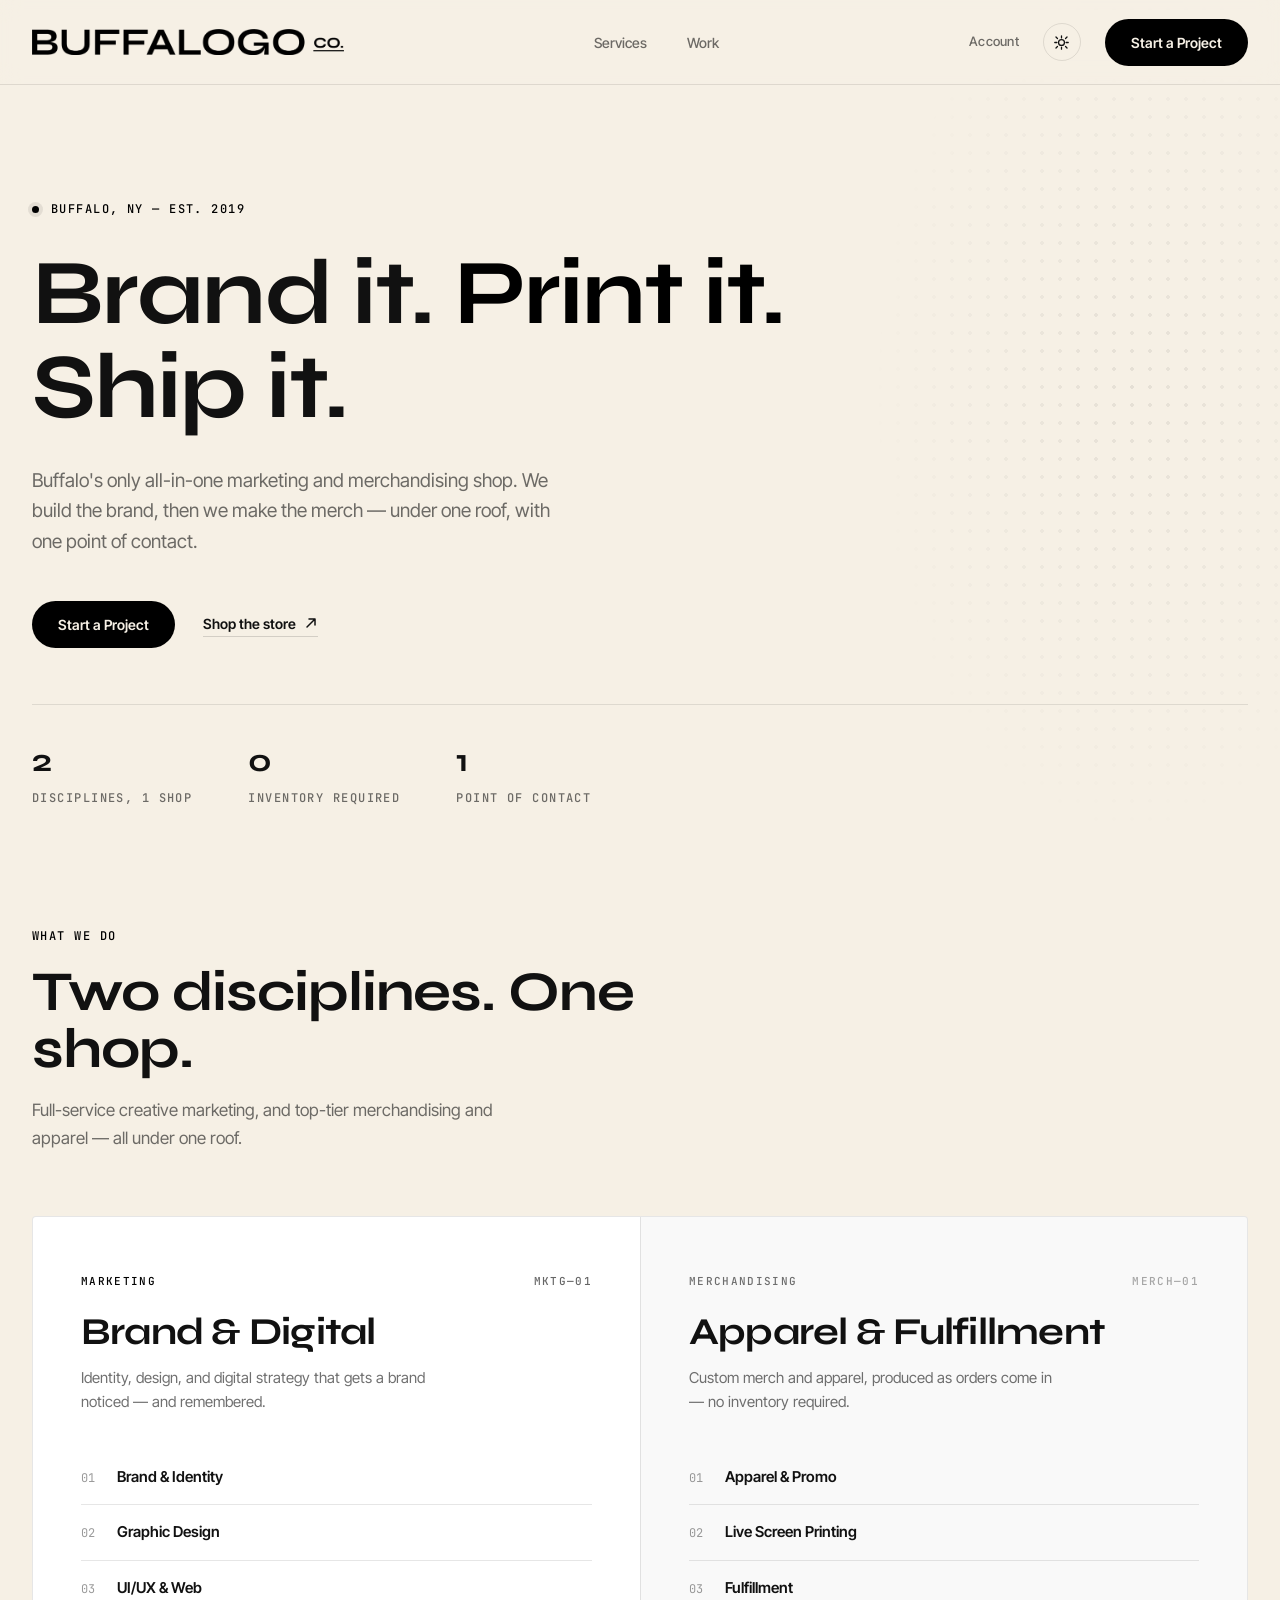
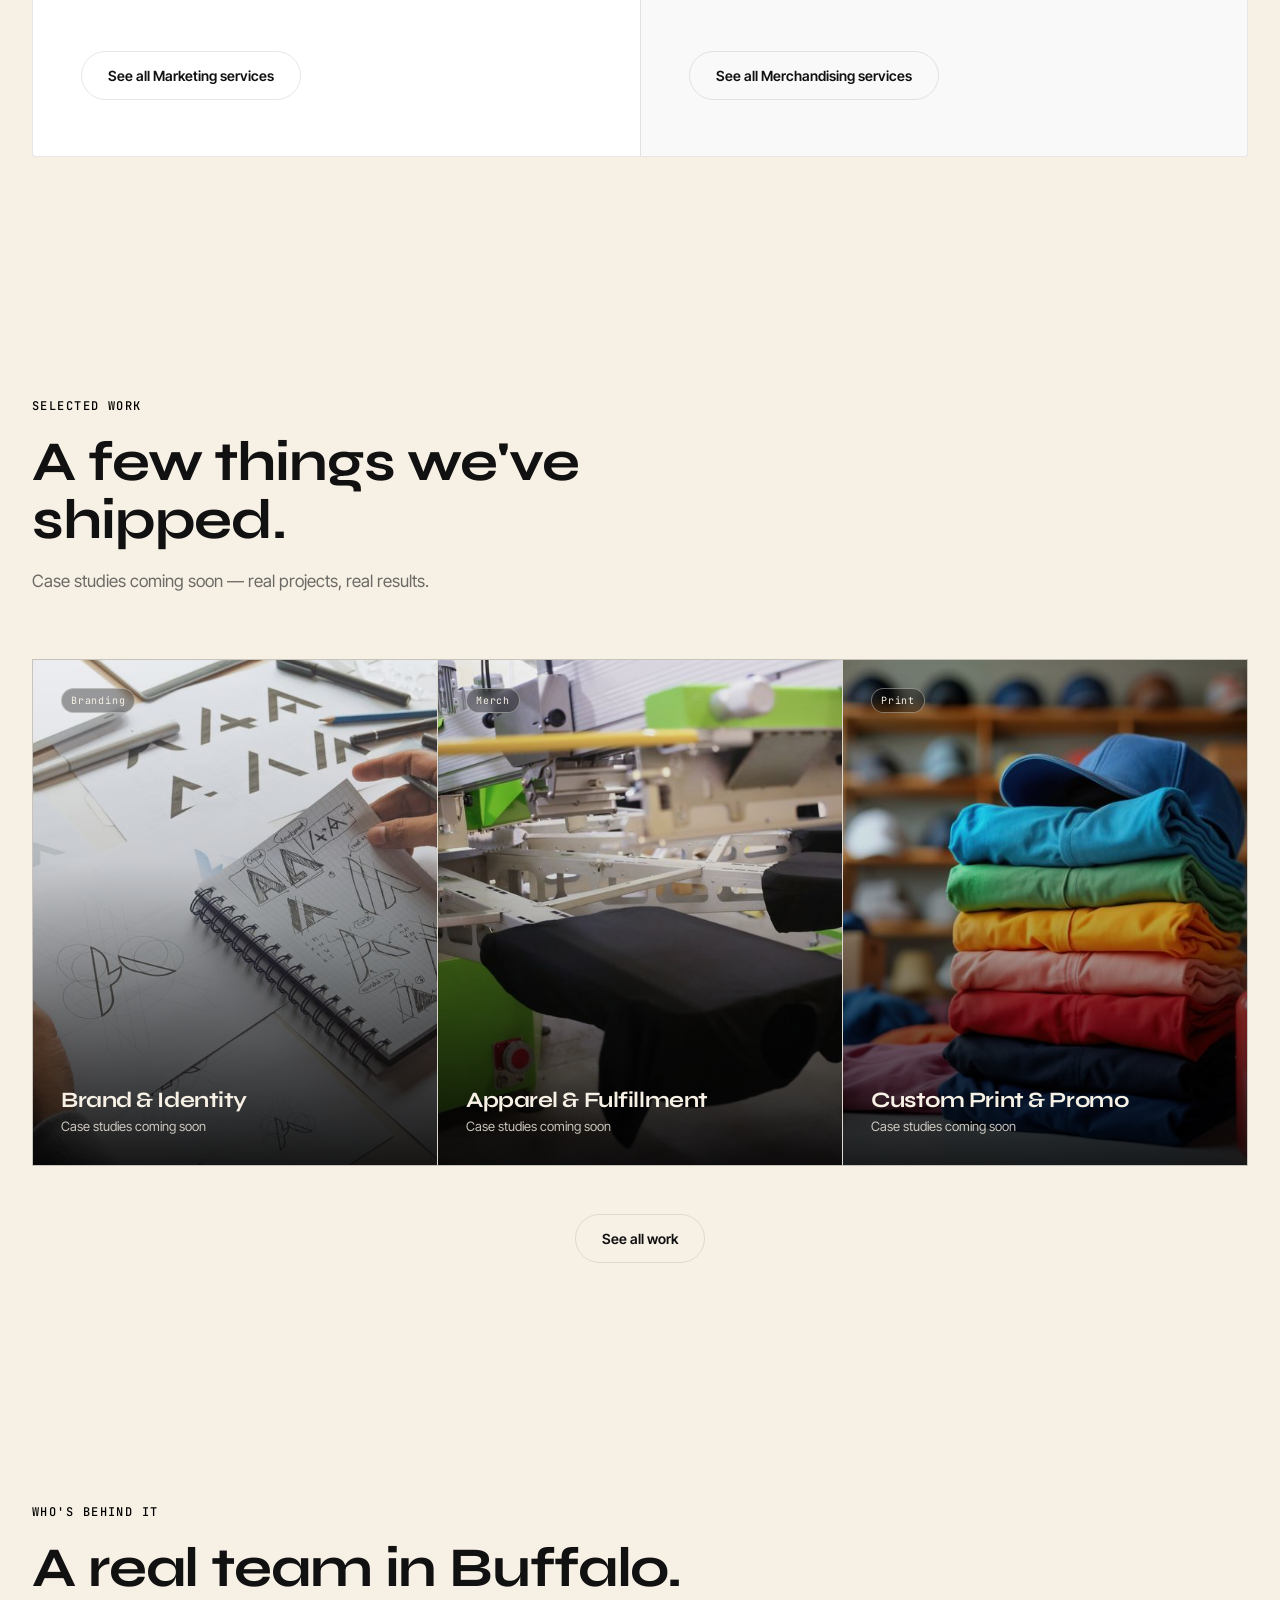
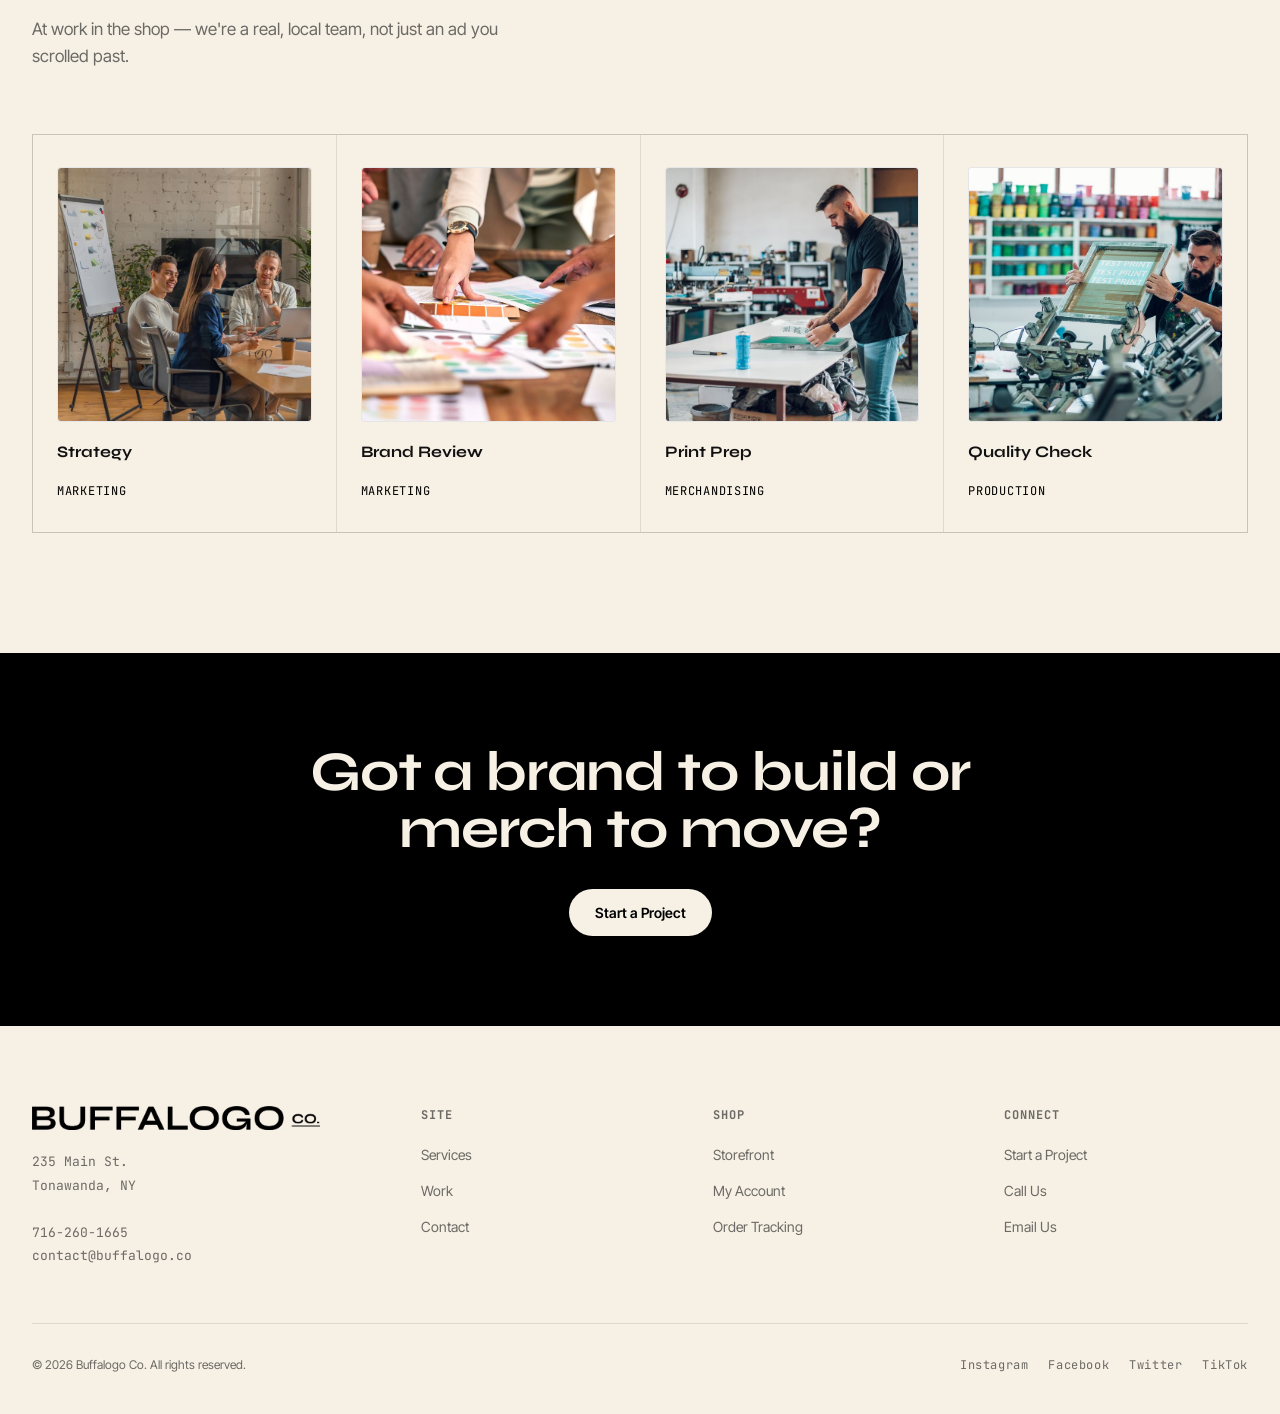
<file: index.html>
<!DOCTYPE html>
<html lang="en" data-theme="light">
<head>
<meta charset="UTF-8">
<meta name="viewport" content="width=device-width, initial-scale=1.0">
<title>Buffalogo Co. — Marketing &amp; Merchandising, Buffalo NY</title>
<meta name="description" content="Buffalo's only all-in-one marketing and merchandising company. Brand, design, and digital marketing — plus apparel, screen printing, and fulfillment, under one roof.">
<link rel="preconnect" href="https://fonts.googleapis.com">
<link rel="preconnect" href="https://fonts.gstatic.com" crossorigin>
<link href="https://fonts.googleapis.com/css2?family=Syne:wght@600;700;800&family=Inter+Tight:wght@400;500;600;700&family=JetBrains+Mono:wght@400;500&display=swap" rel="stylesheet">
<link rel="stylesheet" href="assets/style.css">
<script>
  (function(){
    try {
      if (localStorage.getItem('buffalogo-theme') === 'dark') {
        document.documentElement.setAttribute('data-theme', 'dark');
      }
    } catch(e) {}
  })();
</script>
</head>
<body>

<nav class="nav">
  <div class="nav-inner">
    <a href="index.html" class="nav-logo">
      <img class="logo-light" src="assets/images/logo-black.webp" alt="Buffalogo Co.">
      <img class="logo-dark" src="assets/images/logo-white.png" alt="Buffalogo Co.">
    </a>
    <div class="nav-links">
      <a href="services.html">Services</a>
      <a href="work.html">Work</a>
    </div>
    <div class="nav-actions">
      <a href="https://shop.buffalogo.co" class="nav-account" target="_blank" rel="noopener">Account</a>
      <button class="theme-toggle" id="theme-toggle" aria-label="Toggle dark mode" type="button">
        <svg class="icon-sun" viewBox="0 0 24 24" fill="none" stroke="currentColor" stroke-width="1.8" stroke-linecap="round"><circle cx="12" cy="12" r="4.2"/><path d="M12 2.5v3M12 18.5v3M4.2 4.2l2.1 2.1M17.7 17.7l2.1 2.1M2.5 12h3M18.5 12h3M4.2 19.8l2.1-2.1M17.7 6.3l2.1-2.1"/></svg>
        <svg class="icon-moon" viewBox="0 0 24 24" fill="none" stroke="currentColor" stroke-width="1.8" stroke-linecap="round" stroke-linejoin="round"><path d="M20 14.5A8.5 8.5 0 0 1 9.5 4 8.5 8.5 0 1 0 20 14.5Z"/></svg>
      </button>
      <a href="services.html#contact" class="btn btn-primary">Start a Project</a>
    </div>
  </div>
</nav>

<main id="top">

  <!-- HERO -->
  <section class="hero">
    <div class="hero-halftone"></div>
    <div class="wrap hero-inner">
      <div class="hero-eyebrow mono">Buffalo, NY — Est. 2019</div>
      <h1>Brand it. <em>Print it.</em><br>Ship it.</h1>
      <p class="hero-sub">Buffalo's only all-in-one marketing and merchandising shop. We build the brand, then we make the merch — under one roof, with one point of contact.</p>
      <div class="hero-ctas">
        <a href="services.html#contact" class="btn btn-primary">Start a Project</a>
        <a href="https://shop.buffalogo.co" class="hero-shop-link" target="_blank" rel="noopener">
          Shop the store
          <svg width="14" height="14" viewBox="0 0 14 14" fill="none"><path d="M3 11L11 3M11 3H5M11 3V9" stroke="currentColor" stroke-width="1.5" stroke-linecap="round" stroke-linejoin="round"/></svg>
        </a>
      </div>
      <div class="hero-stats">
        <div>
          <div class="hero-stat-num">2</div>
          <div class="hero-stat-label mono">Disciplines, 1 Shop</div>
        </div>
        <div>
          <div class="hero-stat-num">0</div>
          <div class="hero-stat-label mono">Inventory Required</div>
        </div>
        <div>
          <div class="hero-stat-num">1</div>
          <div class="hero-stat-label mono">Point of Contact</div>
        </div>
      </div>
    </div>
  </section>

  <!-- SERVICES TEASER -->
  <section class="services section" id="services">
    <div class="wrap">
      <div class="section-head">
        <span class="eyebrow mono">What we do</span>
        <h2 class="section-title">Two disciplines. One shop.</h2>
        <p class="section-desc">Full-service creative marketing, and top-tier merchandising and apparel — all under one roof.</p>
      </div>

      <div class="split">
        <div class="split-panel mkt">
          <div class="panel-eyebrow mono">
            <span>Marketing</span>
            <span class="tag-num">MKTG—01</span>
          </div>
          <h3>Brand &amp; Digital</h3>
          <p class="panel-tagline">Identity, design, and digital strategy that gets a brand noticed — and remembered.</p>
          <ul class="panel-list">
            <li>
              <span class="num">01</span>
              <span><span class="item-name">Brand &amp; Identity</span></span>
            </li>
            <li>
              <span class="num">02</span>
              <span><span class="item-name">Graphic Design</span></span>
            </li>
            <li>
              <span class="num">03</span>
              <span><span class="item-name">UI/UX &amp; Web</span></span>
            </li>
          </ul>
          <a href="services.html#marketing" class="btn btn-ghost panel-cta">See all Marketing services</a>
        </div>

        <div class="split-panel merch">
          <div class="panel-eyebrow mono">
            <span>Merchandising</span>
            <span class="tag-num">MERCH—01</span>
          </div>
          <h3>Apparel &amp; Fulfillment</h3>
          <p class="panel-tagline">Custom merch and apparel, produced as orders come in — no inventory required.</p>
          <ul class="panel-list">
            <li>
              <span class="num">01</span>
              <span><span class="item-name">Apparel &amp; Promo</span></span>
            </li>
            <li>
              <span class="num">02</span>
              <span><span class="item-name">Live Screen Printing</span></span>
            </li>
            <li>
              <span class="num">03</span>
              <span><span class="item-name">Fulfillment</span></span>
            </li>
          </ul>
          <a href="services.html#merchandising" class="btn btn-ghost panel-cta">See all Merchandising services</a>
        </div>
      </div>
    </div>
  </section>

  <!-- WORK TEASER -->
  <section class="section" id="work">
    <div class="wrap">
      <div class="section-head">
        <span class="eyebrow mono">Selected work</span>
        <h2 class="section-title">A few things we've shipped.</h2>
        <p class="section-desc">Case studies coming soon — real projects, real results.</p>
      </div>
      <div class="work-grid">
        <div class="work-tile">
          <img class="work-tile-photo" src="assets/images/work_branding.jpg" alt="Logo and brand identity sketches in progress" style="object-position:center 45%;">
          <div class="work-tile-scrim"></div>
          <div class="work-tile-top">
            <span class="work-tag">Branding</span>
          </div>
          <div class="work-tile-bottom">
            <h4>Brand &amp; Identity</h4>
            <p>Case studies coming soon</p>
          </div>
        </div>
        <div class="work-tile">
          <img class="work-tile-photo" src="assets/images/work_merch.jpg" alt="Screen printing press loaded with apparel" style="object-position:35% 65%;">
          <div class="work-tile-scrim"></div>
          <div class="work-tile-top">
            <span class="work-tag">Merch</span>
          </div>
          <div class="work-tile-bottom">
            <h4>Apparel &amp; Fulfillment</h4>
            <p>Case studies coming soon</p>
          </div>
        </div>
        <div class="work-tile">
          <img class="work-tile-photo" src="assets/images/work_print.jpg" alt="Folded custom apparel and printed promotional products" style="object-position:60% center;">
          <div class="work-tile-scrim"></div>
          <div class="work-tile-top">
            <span class="work-tag">Print</span>
          </div>
          <div class="work-tile-bottom">
            <h4>Custom Print &amp; Promo</h4>
            <p>Case studies coming soon</p>
          </div>
        </div>
      </div>
      <div style="text-align:center; margin-top:48px;">
        <a href="work.html" class="btn btn-ghost">See all work</a>
      </div>
    </div>
  </section>

  <!-- TEAM -->
  <section class="section" id="team">
    <div class="wrap">
      <div class="section-head">
        <span class="eyebrow mono">Who's behind it</span>
        <h2 class="section-title">A real team in Buffalo.</h2>
        <p class="section-desc">At work in the shop — we're a real, local team, not just an ad you scrolled past.</p>
      </div>
      <div class="team-grid">
        <div class="team-avatar-wrap">
          <div class="team-avatar"><img src="assets/images/team_meeting.jpg" alt="Team strategy meeting" style="object-position:70% center;"></div>
          <div class="team-name">Strategy</div>
          <div class="team-role">Marketing</div>
        </div>
        <div class="team-avatar-wrap">
          <div class="team-avatar"><img src="assets/images/team_swatches.jpg" alt="Team reviewing color swatches" style="object-position:center;"></div>
          <div class="team-name">Brand Review</div>
          <div class="team-role">Marketing</div>
        </div>
        <div class="team-avatar-wrap">
          <div class="team-avatar"><img src="assets/images/team_screenprep.jpg" alt="Preparing a screen for printing" style="object-position:72% center;"></div>
          <div class="team-name">Print Prep</div>
          <div class="team-role">Merchandising</div>
        </div>
        <div class="team-avatar-wrap">
          <div class="team-avatar"><img src="assets/images/team_testprint.jpg" alt="Checking a test print on a screen" style="object-position:65% 40%;"></div>
          <div class="team-name">Quality Check</div>
          <div class="team-role">Production</div>
        </div>
      </div>
    </div>
  </section>

  <!-- CTA BAND -->
  <section class="cta-band">
    <div class="wrap">
      <h2>Got a brand to build or merch to move?</h2>
      <a href="services.html#contact" class="btn btn-primary">Start a Project</a>
    </div>
  </section>

</main>

<!-- FOOTER -->
<footer class="footer">
  <div class="wrap">
    <div class="footer-top">
      <div>
        <a href="index.html" class="footer-logo">
          <img class="logo-light" src="assets/images/logo-black.webp" alt="Buffalogo Co.">
          <img class="logo-dark" src="assets/images/logo-white.png" alt="Buffalogo Co.">
        </a>
        <div class="footer-addr">
          235 Main St.<br>
          Tonawanda, NY<br><br>
          <a href="tel:7162601665">716-260-1665</a><br>
          <a href="mailto:contact@buffalogo.co">contact@buffalogo.co</a>
        </div>
      </div>
      <div class="footer-col">
        <h5>Site</h5>
        <ul>
          <li><a href="services.html">Services</a></li>
          <li><a href="work.html">Work</a></li>
          <li><a href="services.html#contact">Contact</a></li>
        </ul>
      </div>
      <div class="footer-col">
        <h5>Shop</h5>
        <ul>
          <li><a href="https://shop.buffalogo.co" target="_blank" rel="noopener">Storefront</a></li>
          <li><a href="https://shop.buffalogo.co" target="_blank" rel="noopener">My Account</a></li>
          <li><a href="https://shop.buffalogo.co" target="_blank" rel="noopener">Order Tracking</a></li>
        </ul>
      </div>
      <div class="footer-col">
        <h5>Connect</h5>
        <ul>
          <li><a href="services.html#contact">Start a Project</a></li>
          <li><a href="tel:7162601665">Call Us</a></li>
          <li><a href="mailto:contact@buffalogo.co">Email Us</a></li>
        </ul>
      </div>
    </div>
    <div class="footer-bottom">
      <div class="footer-copy">&copy; 2026 Buffalogo Co. All rights reserved.</div>
      <div class="footer-socials">
        <a href="#" target="_blank" rel="noopener">Instagram</a>
        <a href="#" target="_blank" rel="noopener">Facebook</a>
        <a href="#" target="_blank" rel="noopener">Twitter</a>
        <a href="#" target="_blank" rel="noopener">TikTok</a>
      </div>
    </div>
  </div>
</footer>

<script src="assets/site.js"></script>
</body>
</html>
</file>
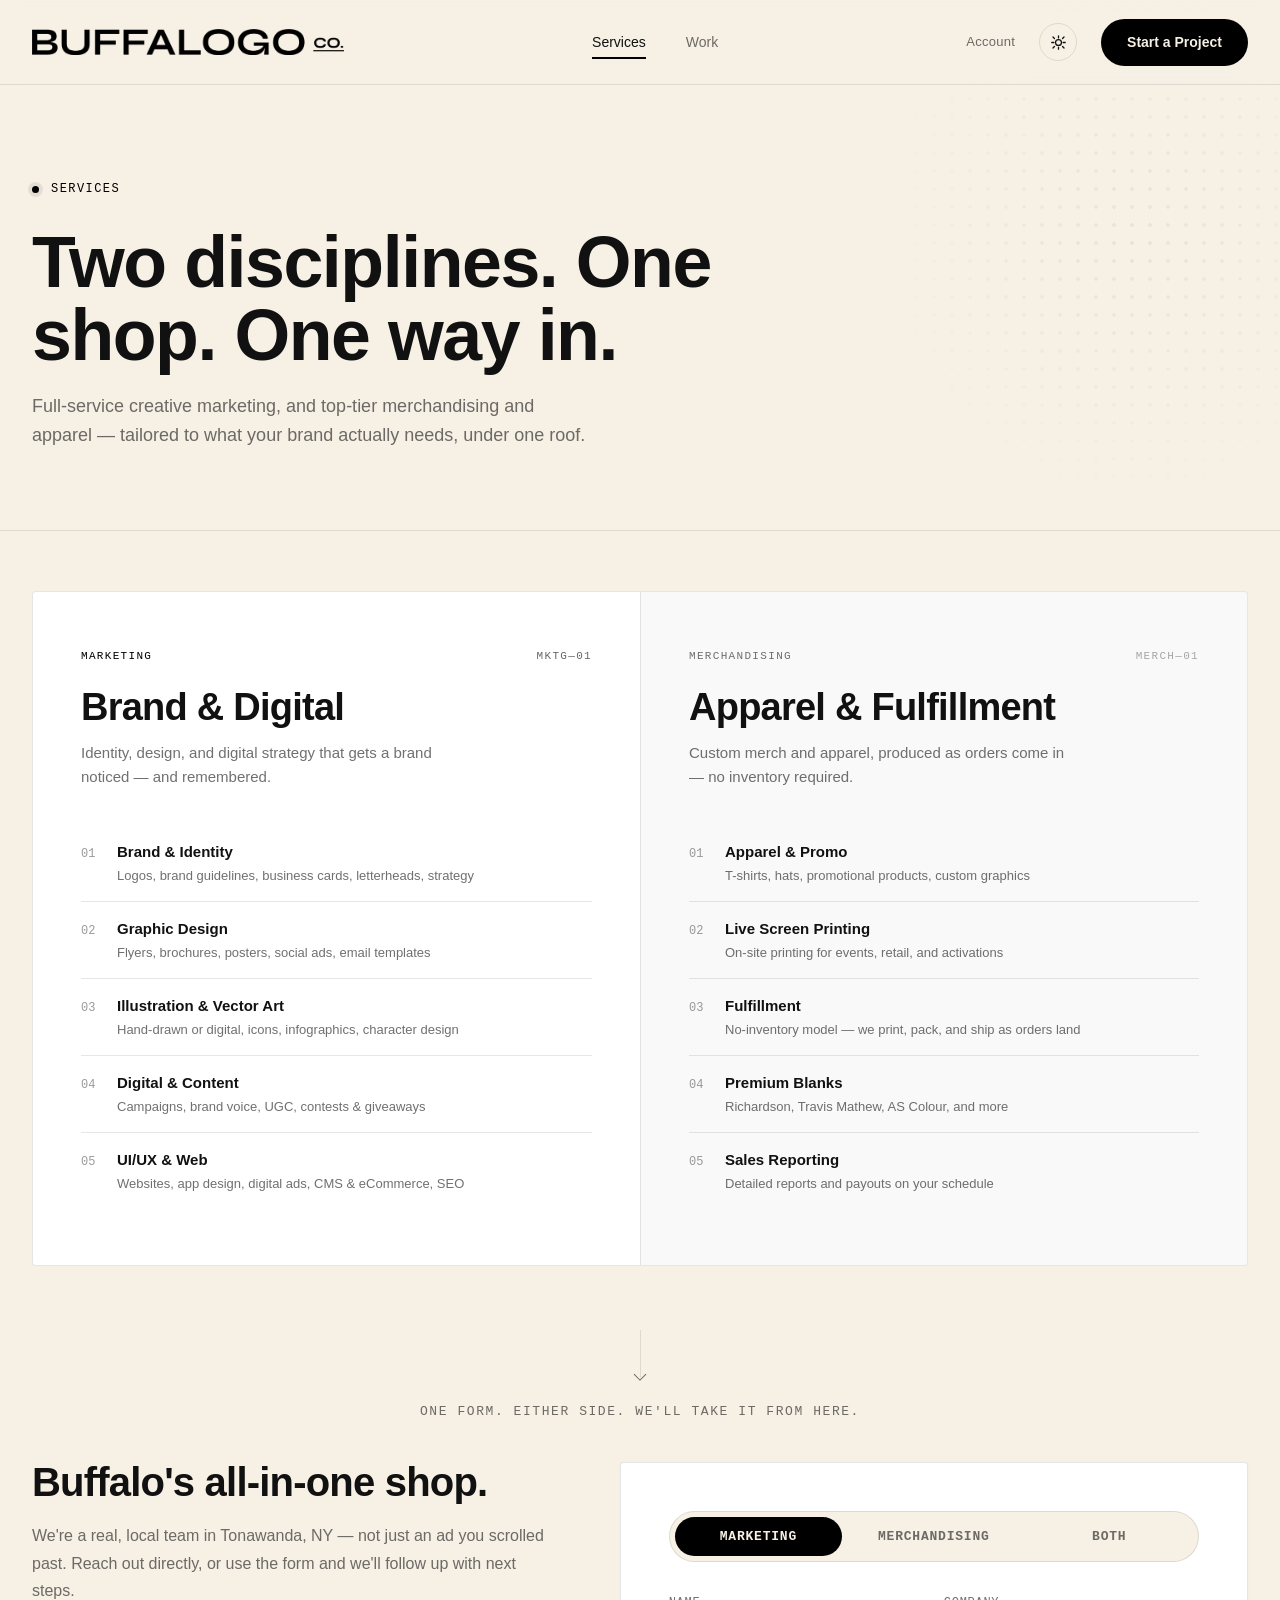
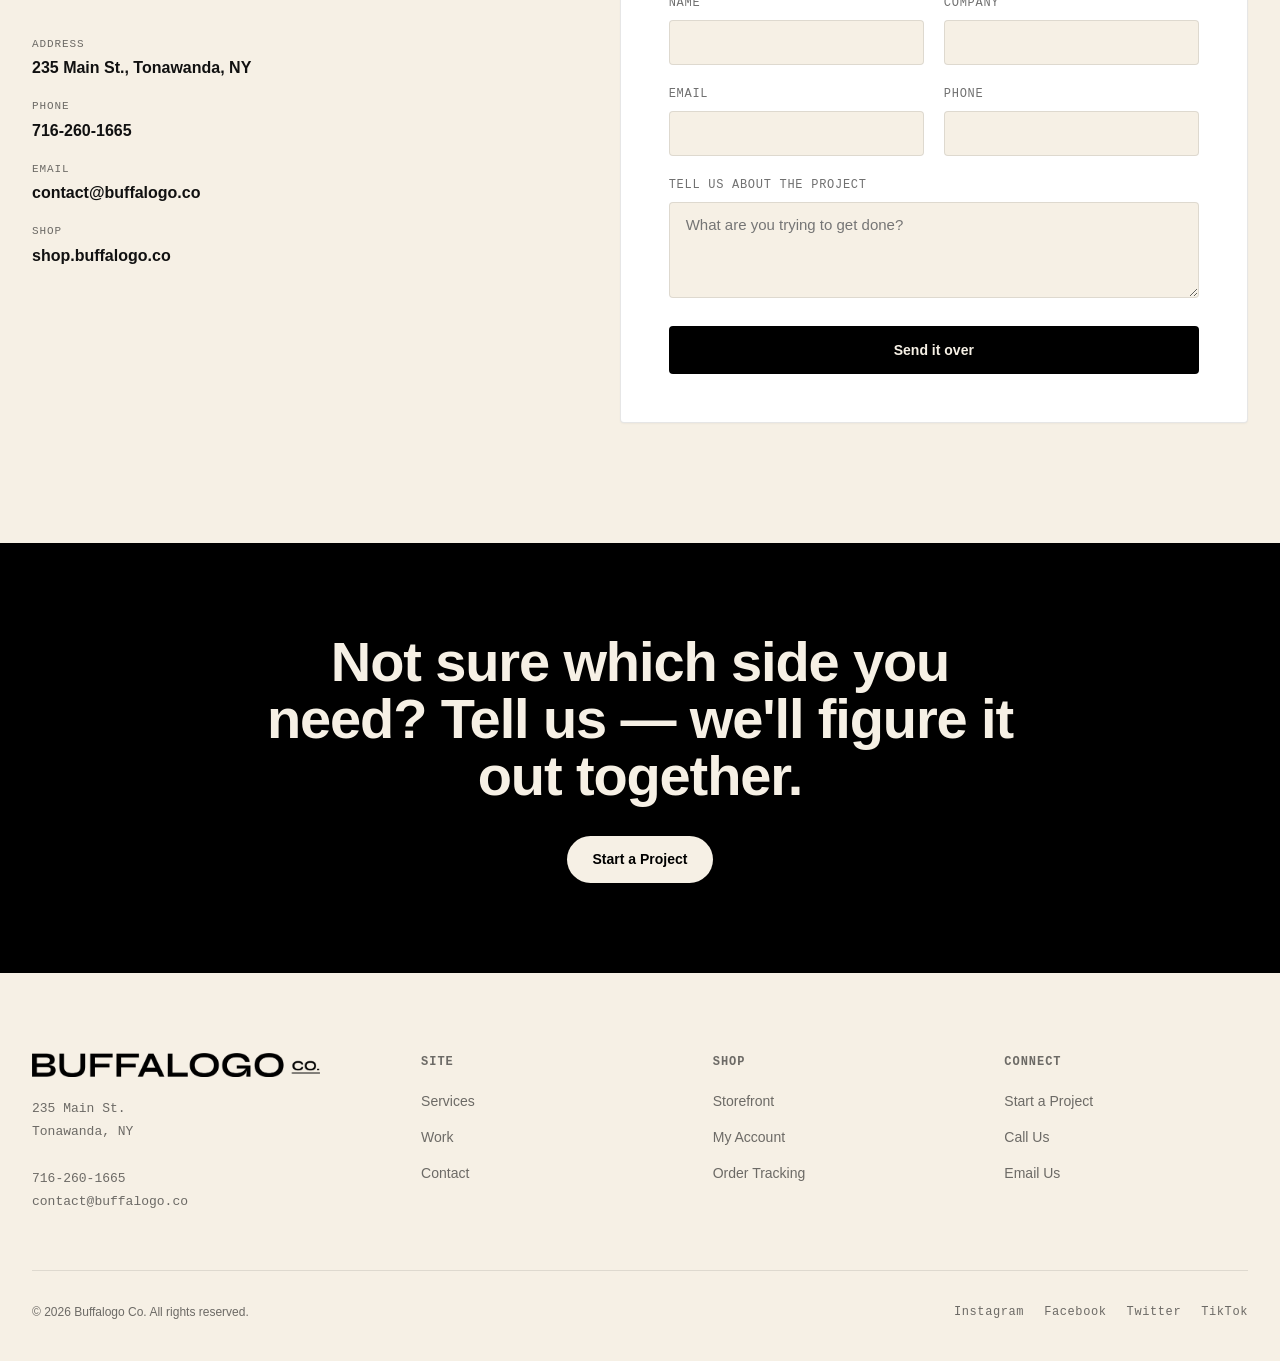
<file: contact.html>
<!DOCTYPE html>
<html lang="en">
<head>
<meta charset="UTF-8">
<title>Buffalogo Co. — Contact</title>
<meta http-equiv="refresh" content="0; url=services.html#contact">
<link rel="canonical" href="services.html#contact">
</head>
<body>
<p>This page has moved. <a href="services.html#contact">Continue to start a project</a>.</p>
</body>
</html>
</file>
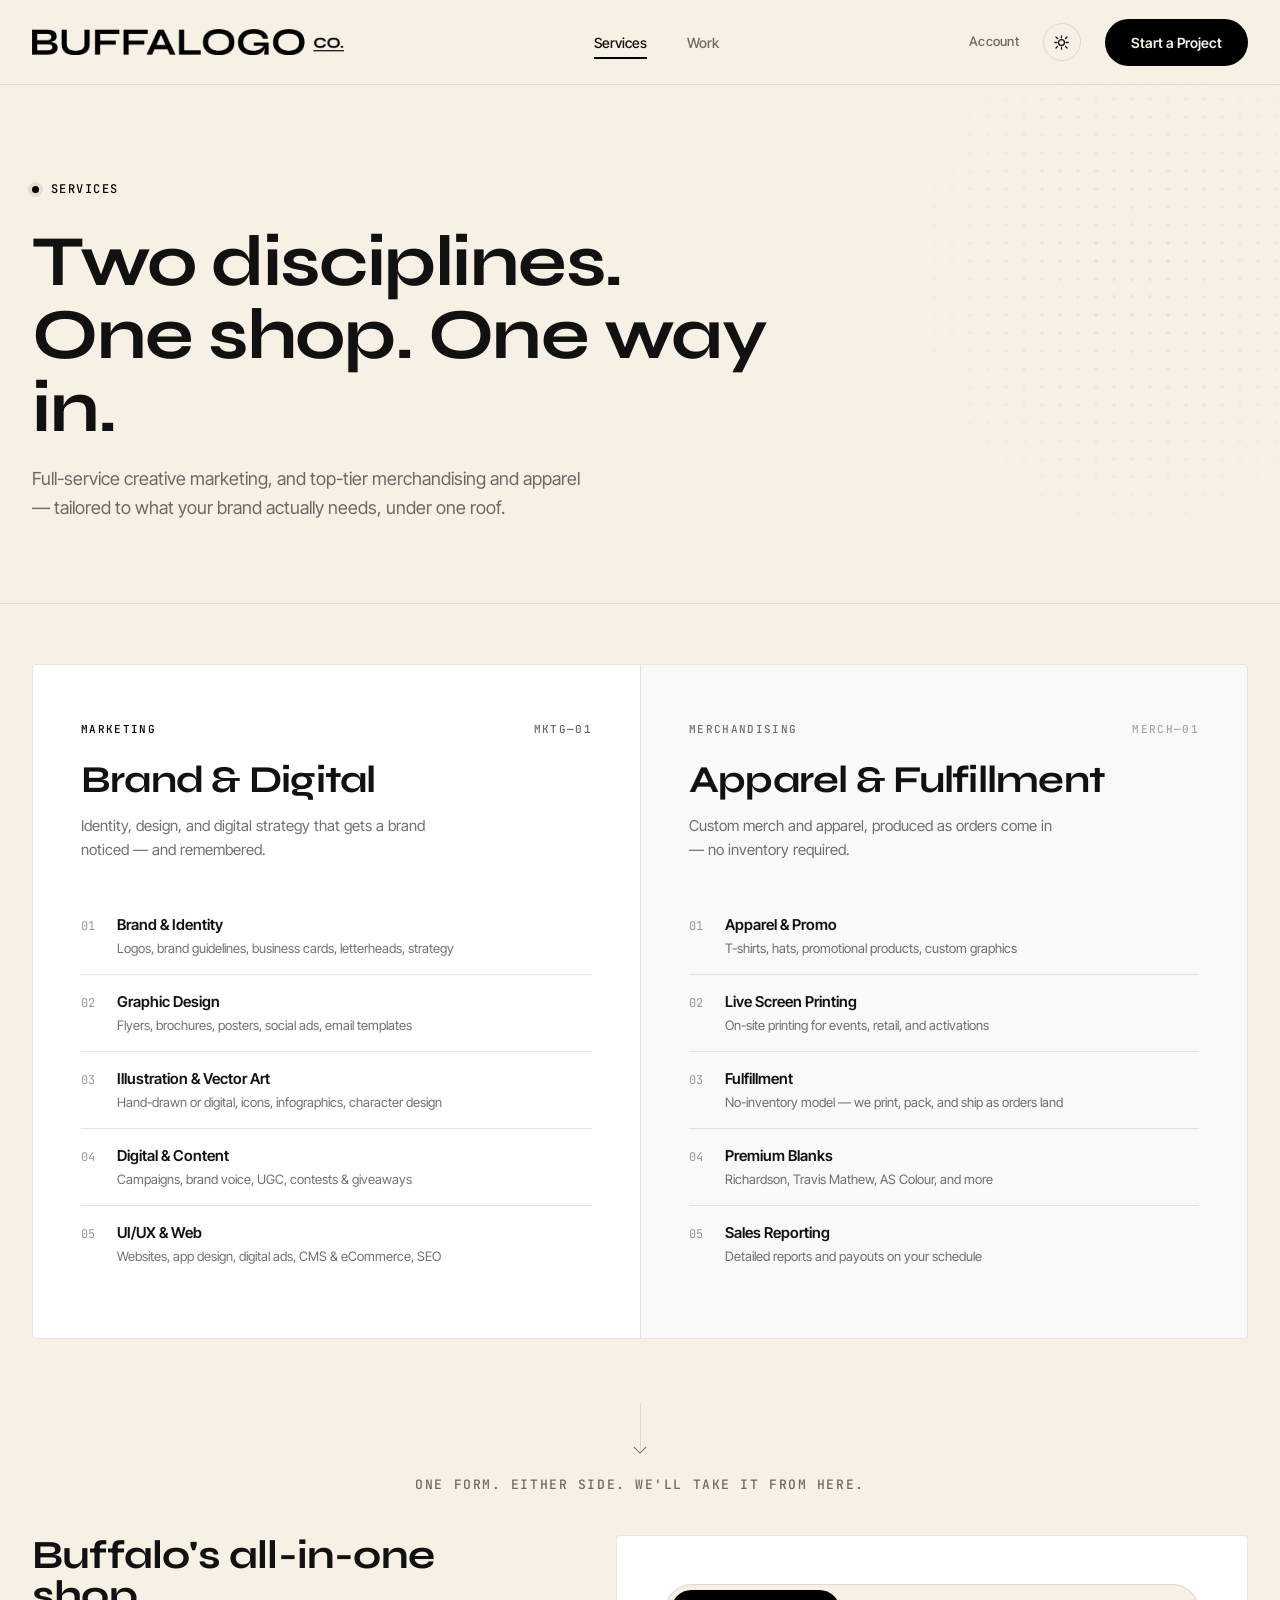
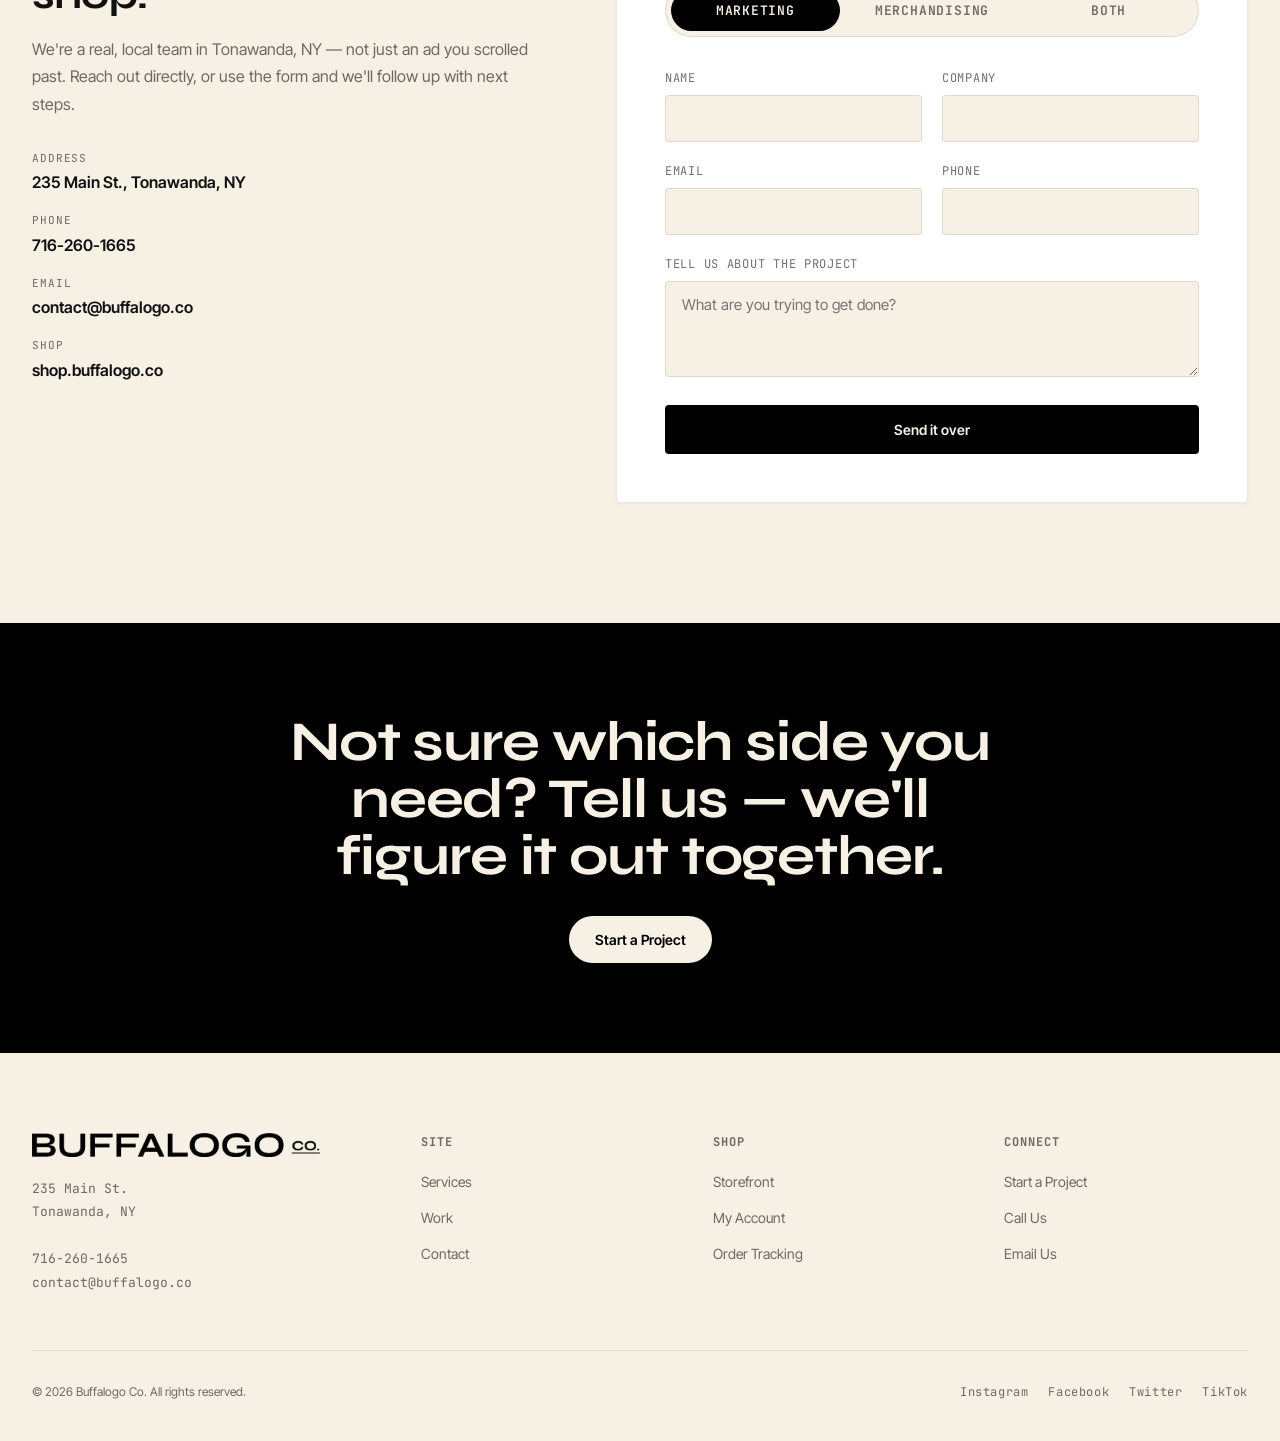
<file: services.html>
<!DOCTYPE html>
<html lang="en" data-theme="light">
<head>
<meta charset="UTF-8">
<meta name="viewport" content="width=device-width, initial-scale=1.0">
<title>Services — Buffalogo Co.</title>
<meta name="description" content="Full-service creative marketing and top-tier merchandising, all under one roof. Brand identity, digital marketing, web design, apparel, screen printing, and fulfillment.">
<link rel="preconnect" href="https://fonts.googleapis.com">
<link rel="preconnect" href="https://fonts.gstatic.com" crossorigin>
<link href="https://fonts.googleapis.com/css2?family=Syne:wght@600;700;800&family=Inter+Tight:wght@400;500;600;700&family=JetBrains+Mono:wght@400;500&display=swap" rel="stylesheet">
<link rel="stylesheet" href="assets/style.css">
<script>
  (function(){
    try {
      if (localStorage.getItem('buffalogo-theme') === 'dark') {
        document.documentElement.setAttribute('data-theme', 'dark');
      }
    } catch(e) {}
  })();
</script>
</head>
<body>

<nav class="nav">
  <div class="nav-inner">
    <a href="index.html" class="nav-logo">
      <img class="logo-light" src="assets/images/logo-black.webp" alt="Buffalogo Co.">
      <img class="logo-dark" src="assets/images/logo-white.png" alt="Buffalogo Co.">
    </a>
    <div class="nav-links">
      <a href="services.html" class="active">Services</a>
      <a href="work.html">Work</a>
    </div>
    <div class="nav-actions">
      <a href="https://shop.buffalogo.co" class="nav-account" target="_blank" rel="noopener">Account</a>
      <button class="theme-toggle" id="theme-toggle" aria-label="Toggle dark mode" type="button">
        <svg class="icon-sun" viewBox="0 0 24 24" fill="none" stroke="currentColor" stroke-width="1.8" stroke-linecap="round"><circle cx="12" cy="12" r="4.2"/><path d="M12 2.5v3M12 18.5v3M4.2 4.2l2.1 2.1M17.7 17.7l2.1 2.1M2.5 12h3M18.5 12h3M4.2 19.8l2.1-2.1M17.7 6.3l2.1-2.1"/></svg>
        <svg class="icon-moon" viewBox="0 0 24 24" fill="none" stroke="currentColor" stroke-width="1.8" stroke-linecap="round" stroke-linejoin="round"><path d="M20 14.5A8.5 8.5 0 0 1 9.5 4 8.5 8.5 0 1 0 20 14.5Z"/></svg>
      </button>
      <a href="#contact" class="btn btn-primary">Start a Project</a>
    </div>
  </div>
</nav>

<main>

  <!-- PAGE HEADER -->
  <header class="page-header">
    <div class="hero-halftone"></div>
    <div class="wrap page-header-inner">
      <div class="hero-eyebrow mono">Services</div>
      <h1>Two disciplines. One shop. One way in.</h1>
      <p>Full-service creative marketing, and top-tier merchandising and apparel — tailored to what your brand actually needs, under one roof.</p>
    </div>
  </header>

  <!-- SERVICES SPLIT (full detail) -->
  <section class="services section">
    <div class="wrap">
      <div class="split">
        <div class="split-panel mkt" id="marketing">
          <div class="panel-eyebrow mono">
            <span>Marketing</span>
            <span class="tag-num">MKTG—01</span>
          </div>
          <h3>Brand &amp; Digital</h3>
          <p class="panel-tagline">Identity, design, and digital strategy that gets a brand noticed — and remembered.</p>
          <ul class="panel-list">
            <li>
              <span class="num">01</span>
              <span><span class="item-name">Brand &amp; Identity</span><span class="item-detail">Logos, brand guidelines, business cards, letterheads, strategy</span></span>
            </li>
            <li>
              <span class="num">02</span>
              <span><span class="item-name">Graphic Design</span><span class="item-detail">Flyers, brochures, posters, social ads, email templates</span></span>
            </li>
            <li>
              <span class="num">03</span>
              <span><span class="item-name">Illustration &amp; Vector Art</span><span class="item-detail">Hand-drawn or digital, icons, infographics, character design</span></span>
            </li>
            <li>
              <span class="num">04</span>
              <span><span class="item-name">Digital &amp; Content</span><span class="item-detail">Campaigns, brand voice, UGC, contests &amp; giveaways</span></span>
            </li>
            <li>
              <span class="num">05</span>
              <span><span class="item-name">UI/UX &amp; Web</span><span class="item-detail">Websites, app design, digital ads, CMS &amp; eCommerce, SEO</span></span>
            </li>
          </ul>
        </div>

        <div class="split-panel merch" id="merchandising">
          <div class="panel-eyebrow mono">
            <span>Merchandising</span>
            <span class="tag-num">MERCH—01</span>
          </div>
          <h3>Apparel &amp; Fulfillment</h3>
          <p class="panel-tagline">Custom merch and apparel, produced as orders come in — no inventory required.</p>
          <ul class="panel-list">
            <li>
              <span class="num">01</span>
              <span><span class="item-name">Apparel &amp; Promo</span><span class="item-detail">T-shirts, hats, promotional products, custom graphics</span></span>
            </li>
            <li>
              <span class="num">02</span>
              <span><span class="item-name">Live Screen Printing</span><span class="item-detail">On-site printing for events, retail, and activations</span></span>
            </li>
            <li>
              <span class="num">03</span>
              <span><span class="item-name">Fulfillment</span><span class="item-detail">No-inventory model — we print, pack, and ship as orders land</span></span>
            </li>
            <li>
              <span class="num">04</span>
              <span><span class="item-name">Premium Blanks</span><span class="item-detail">Richardson, Travis Mathew, AS Colour, and more</span></span>
            </li>
            <li>
              <span class="num">05</span>
              <span><span class="item-name">Sales Reporting</span><span class="item-detail">Detailed reports and payouts on your schedule</span></span>
            </li>
          </ul>
        </div>
      </div>

      <div class="converge">
        <div class="converge-arrow"></div>
        <p class="mono">One form. Either side. We'll take it from here.</p>
      </div>

      <div class="contact-layout" id="contact" style="margin-top:40px;">
        <div class="contact-info">
          <h2>Buffalo's all-in-one shop.</h2>
          <p>We're a real, local team in Tonawanda, NY — not just an ad you scrolled past. Reach out directly, or use the form and we'll follow up with next steps.</p>
          <div class="contact-detail">
            <div class="contact-detail-item">
              <span class="label">Address</span>
              <span class="value">235 Main St., Tonawanda, NY</span>
            </div>
            <div class="contact-detail-item">
              <span class="label">Phone</span>
              <a href="tel:7162601665" class="value">716-260-1665</a>
            </div>
            <div class="contact-detail-item">
              <span class="label">Email</span>
              <a href="mailto:contact@buffalogo.co" class="value">contact@buffalogo.co</a>
            </div>
            <div class="contact-detail-item">
              <span class="label">Shop</span>
              <a href="https://shop.buffalogo.co" target="_blank" rel="noopener" class="value">shop.buffalogo.co</a>
            </div>
          </div>
        </div>

        <form class="lead-form-wrap standalone" action="https://formspree.io/f/your-form-id" method="POST">
          <div class="toggle-row" role="tablist" aria-label="Project type">
            <button type="button" class="toggle-opt active" data-track="marketing">Marketing</button>
            <button type="button" class="toggle-opt" data-track="merch">Merchandising</button>
            <button type="button" class="toggle-opt" data-track="both">Both</button>
          </div>
          <input type="hidden" name="track" id="track-input" value="marketing">
          <div class="form-row">
            <div class="field">
              <label for="f-name">Name</label>
              <input type="text" id="f-name" name="name" required>
            </div>
            <div class="field">
              <label for="f-company">Company</label>
              <input type="text" id="f-company" name="company">
            </div>
          </div>
          <div class="form-row">
            <div class="field">
              <label for="f-email">Email</label>
              <input type="email" id="f-email" name="email" required>
            </div>
            <div class="field">
              <label for="f-phone">Phone</label>
              <input type="tel" id="f-phone" name="phone">
            </div>
          </div>
          <div class="form-row">
            <div class="field full">
              <label for="f-message">Tell us about the project</label>
              <textarea id="f-message" name="message" required placeholder="What are you trying to get done?"></textarea>
            </div>
          </div>
          <button type="submit" class="btn btn-primary form-submit">Send it over</button>
        </form>
      </div>
    </div>
  </section>

  <!-- CTA BAND -->
  <section class="cta-band">
    <div class="wrap">
      <h2>Not sure which side you need? Tell us — we'll figure it out together.</h2>
      <a href="#contact" class="btn btn-primary">Start a Project</a>
    </div>
  </section>

</main>

<!-- FOOTER -->
<footer class="footer">
  <div class="wrap">
    <div class="footer-top">
      <div>
        <a href="index.html" class="footer-logo">
          <img class="logo-light" src="assets/images/logo-black.webp" alt="Buffalogo Co.">
          <img class="logo-dark" src="assets/images/logo-white.png" alt="Buffalogo Co.">
        </a>
        <div class="footer-addr">
          235 Main St.<br>
          Tonawanda, NY<br><br>
          <a href="tel:7162601665">716-260-1665</a><br>
          <a href="mailto:contact@buffalogo.co">contact@buffalogo.co</a>
        </div>
      </div>
      <div class="footer-col">
        <h5>Site</h5>
        <ul>
          <li><a href="services.html">Services</a></li>
          <li><a href="work.html">Work</a></li>
          <li><a href="#contact">Contact</a></li>
        </ul>
      </div>
      <div class="footer-col">
        <h5>Shop</h5>
        <ul>
          <li><a href="https://shop.buffalogo.co" target="_blank" rel="noopener">Storefront</a></li>
          <li><a href="https://shop.buffalogo.co" target="_blank" rel="noopener">My Account</a></li>
          <li><a href="https://shop.buffalogo.co" target="_blank" rel="noopener">Order Tracking</a></li>
        </ul>
      </div>
      <div class="footer-col">
        <h5>Connect</h5>
        <ul>
          <li><a href="#contact">Start a Project</a></li>
          <li><a href="tel:7162601665">Call Us</a></li>
          <li><a href="mailto:contact@buffalogo.co">Email Us</a></li>
        </ul>
      </div>
    </div>
    <div class="footer-bottom">
      <div class="footer-copy">&copy; 2026 Buffalogo Co. All rights reserved.</div>
      <div class="footer-socials">
        <a href="#" target="_blank" rel="noopener">Instagram</a>
        <a href="#" target="_blank" rel="noopener">Facebook</a>
        <a href="#" target="_blank" rel="noopener">Twitter</a>
        <a href="#" target="_blank" rel="noopener">TikTok</a>
      </div>
    </div>
  </div>
</footer>

<script src="assets/site.js"></script>
</body>
</html>
</file>
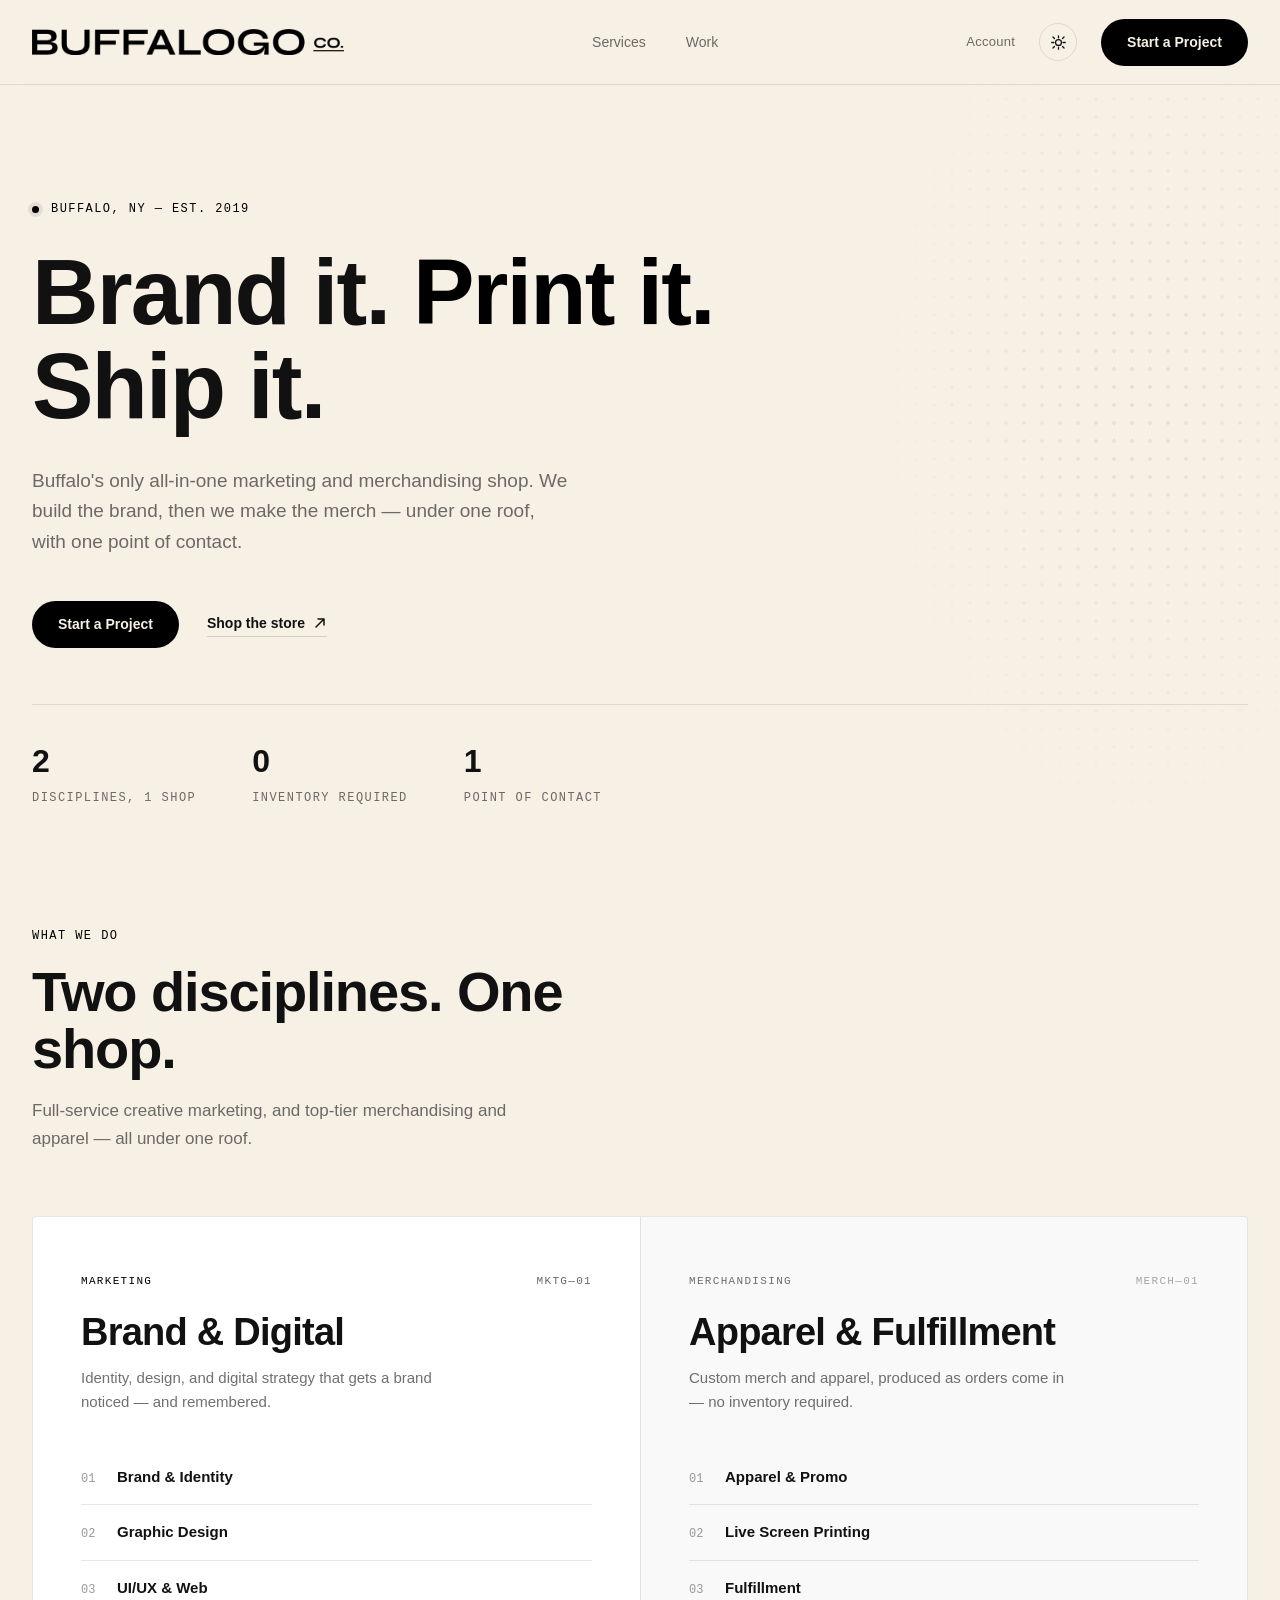
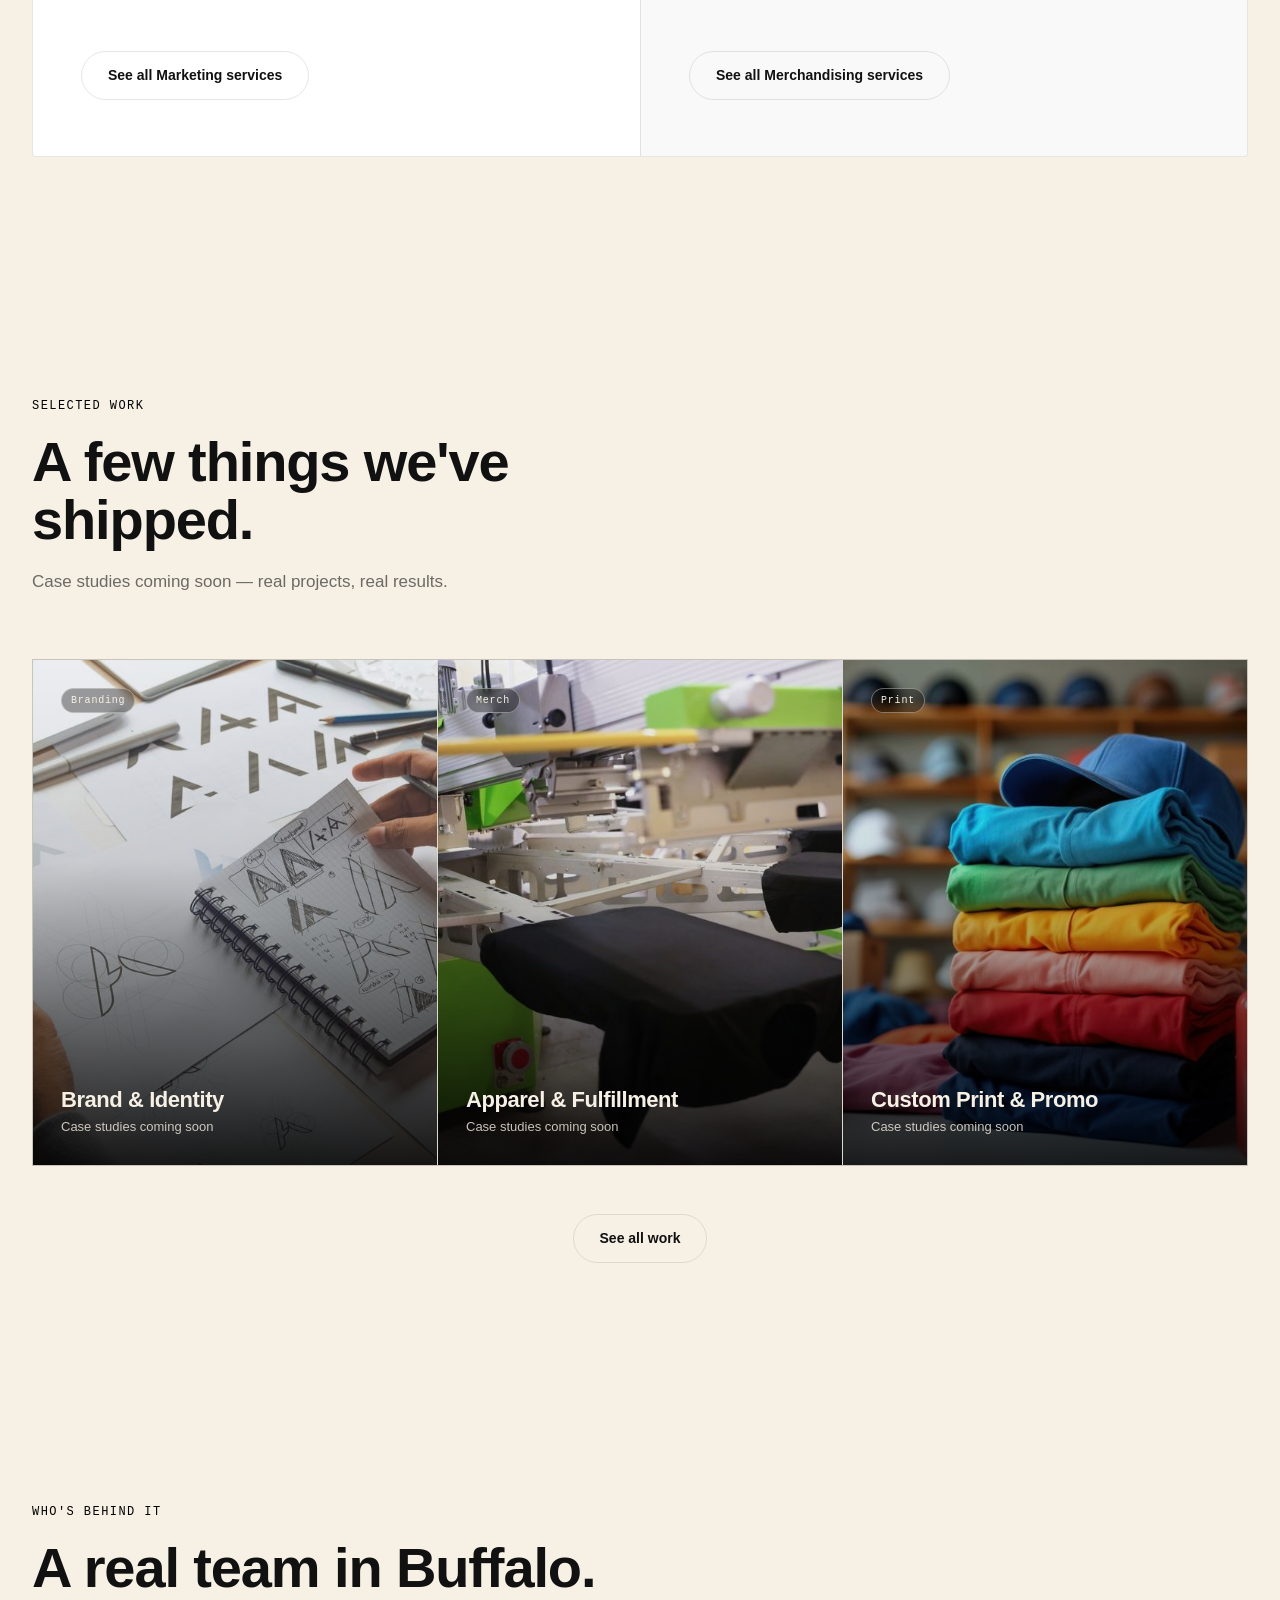
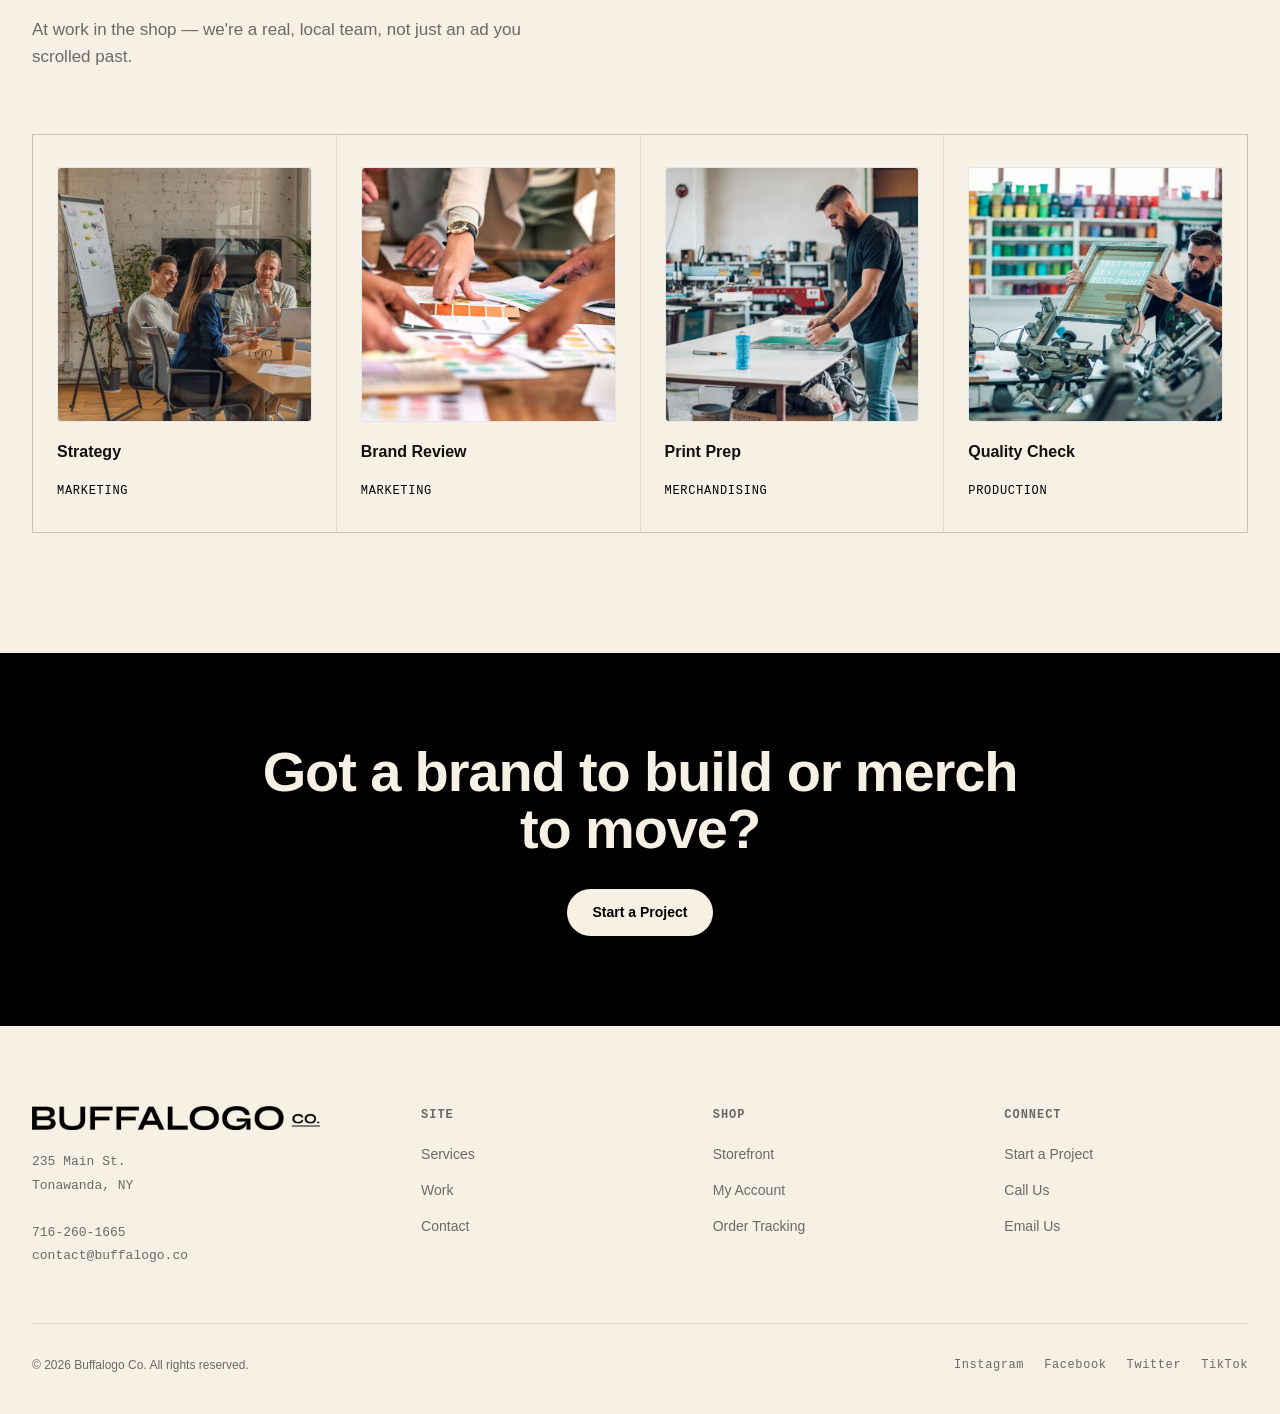
<file: team.html>
<!DOCTYPE html>
<html lang="en">
<head>
<meta charset="UTF-8">
<title>Buffalogo Co. — Team</title>
<meta http-equiv="refresh" content="0; url=index.html#team">
<link rel="canonical" href="index.html#team">
</head>
<body>
<p>This page has moved. <a href="index.html#team">Continue to our team section</a>.</p>
</body>
</html>
</file>
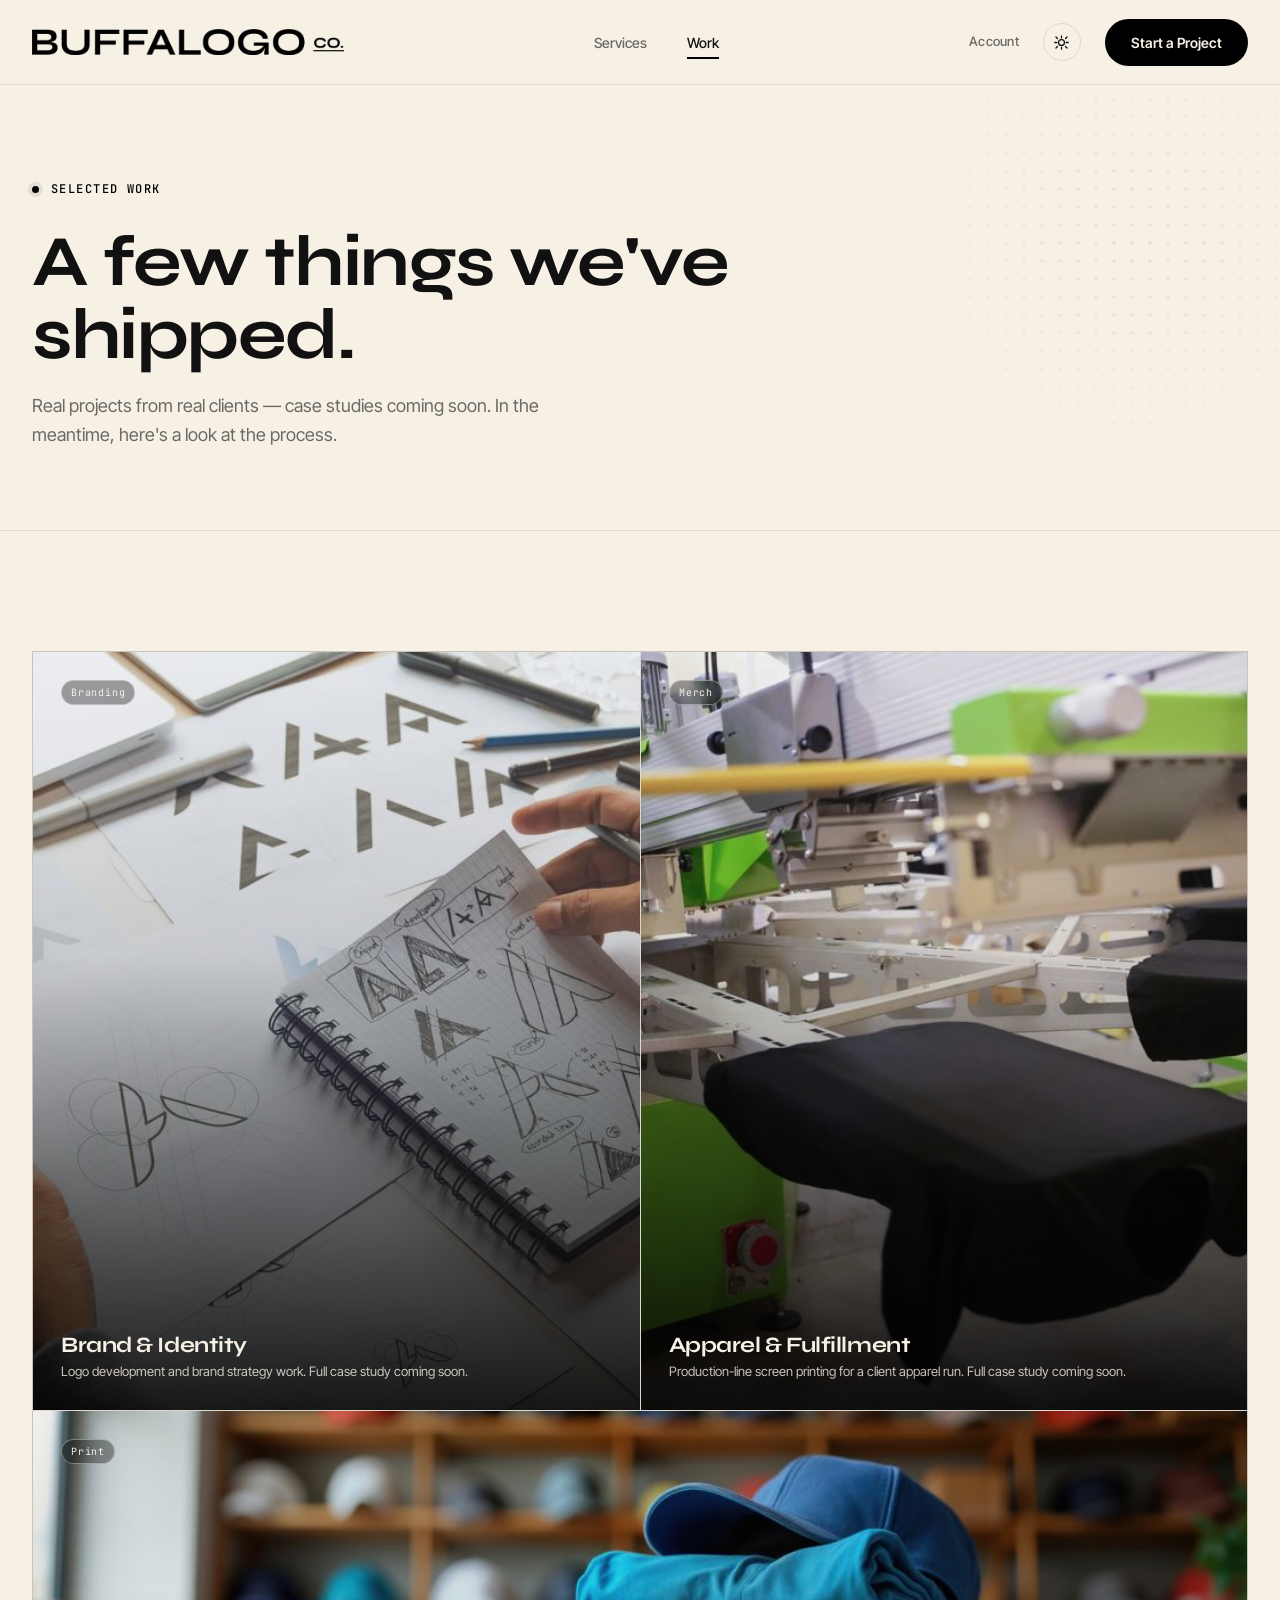
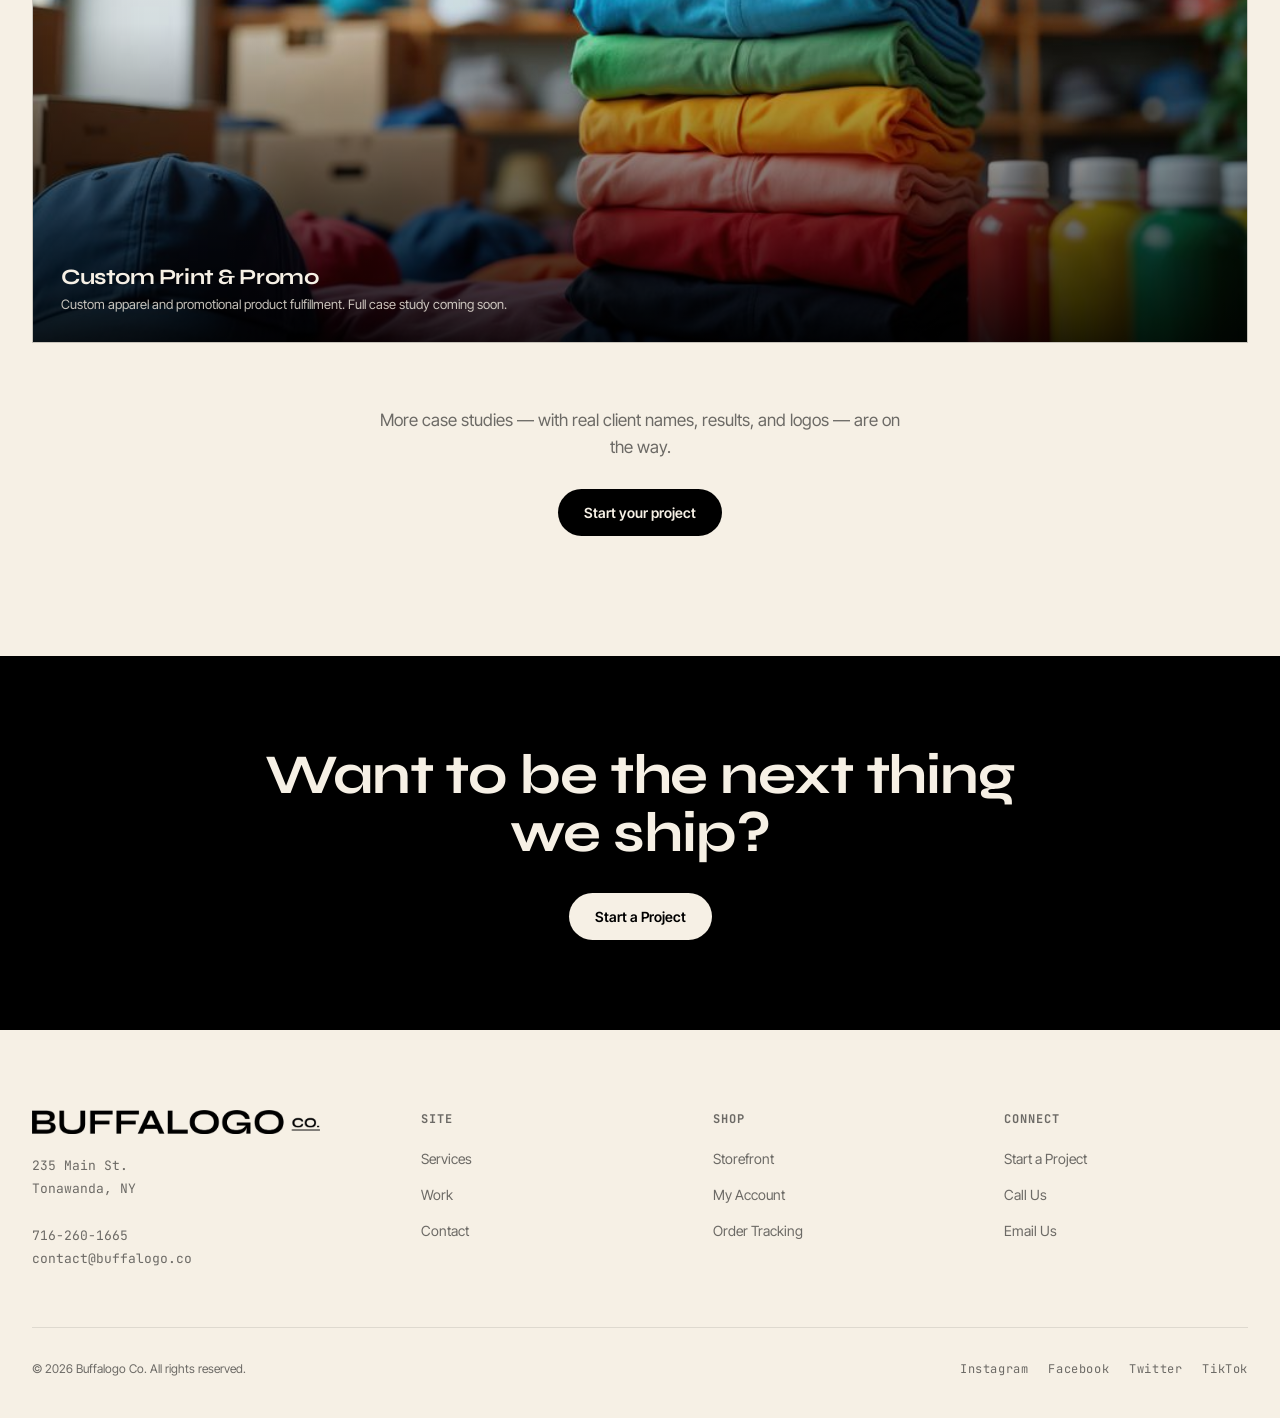
<file: work.html>
<!DOCTYPE html>
<html lang="en" data-theme="light">
<head>
<meta charset="UTF-8">
<meta name="viewport" content="width=device-width, initial-scale=1.0">
<title>Work — Buffalogo Co.</title>
<meta name="description" content="Selected work from Buffalogo Co. — brand identity, apparel and fulfillment, and custom print and promo projects from Buffalo, NY.">
<link rel="preconnect" href="https://fonts.googleapis.com">
<link rel="preconnect" href="https://fonts.gstatic.com" crossorigin>
<link href="https://fonts.googleapis.com/css2?family=Syne:wght@600;700;800&family=Inter+Tight:wght@400;500;600;700&family=JetBrains+Mono:wght@400;500&display=swap" rel="stylesheet">
<link rel="stylesheet" href="assets/style.css">
<script>
  (function(){
    try {
      if (localStorage.getItem('buffalogo-theme') === 'dark') {
        document.documentElement.setAttribute('data-theme', 'dark');
      }
    } catch(e) {}
  })();
</script>
</head>
<body>

<nav class="nav">
  <div class="nav-inner">
    <a href="index.html" class="nav-logo">
      <img class="logo-light" src="assets/images/logo-black.webp" alt="Buffalogo Co.">
      <img class="logo-dark" src="assets/images/logo-white.png" alt="Buffalogo Co.">
    </a>
    <div class="nav-links">
      <a href="services.html">Services</a>
      <a href="work.html" class="active">Work</a>
    </div>
    <div class="nav-actions">
      <a href="https://shop.buffalogo.co" class="nav-account" target="_blank" rel="noopener">Account</a>
      <button class="theme-toggle" id="theme-toggle" aria-label="Toggle dark mode" type="button">
        <svg class="icon-sun" viewBox="0 0 24 24" fill="none" stroke="currentColor" stroke-width="1.8" stroke-linecap="round"><circle cx="12" cy="12" r="4.2"/><path d="M12 2.5v3M12 18.5v3M4.2 4.2l2.1 2.1M17.7 17.7l2.1 2.1M2.5 12h3M18.5 12h3M4.2 19.8l2.1-2.1M17.7 6.3l2.1-2.1"/></svg>
        <svg class="icon-moon" viewBox="0 0 24 24" fill="none" stroke="currentColor" stroke-width="1.8" stroke-linecap="round" stroke-linejoin="round"><path d="M20 14.5A8.5 8.5 0 0 1 9.5 4 8.5 8.5 0 1 0 20 14.5Z"/></svg>
      </button>
      <a href="services.html#contact" class="btn btn-primary">Start a Project</a>
    </div>
  </div>
</nav>

<main>

  <!-- PAGE HEADER -->
  <header class="page-header">
    <div class="hero-halftone"></div>
    <div class="wrap page-header-inner">
      <div class="hero-eyebrow mono">Selected Work</div>
      <h1>A few things we've shipped.</h1>
      <p>Real projects from real clients — case studies coming soon. In the meantime, here's a look at the process.</p>
    </div>
  </header>

  <!-- WORK GRID -->
  <section class="section">
    <div class="wrap">
      <div class="work-grid work-grid-page">
        <div class="work-tile">
          <img class="work-tile-photo" src="assets/images/work_branding.jpg" alt="Logo and brand identity sketches in progress" style="object-position:center 45%;">
          <div class="work-tile-scrim"></div>
          <div class="work-tile-top">
            <span class="work-tag">Branding</span>
          </div>
          <div class="work-tile-bottom">
            <h4>Brand &amp; Identity</h4>
            <p>Logo development and brand strategy work. Full case study coming soon.</p>
          </div>
        </div>
        <div class="work-tile">
          <img class="work-tile-photo" src="assets/images/work_merch.jpg" alt="Screen printing press loaded with apparel" style="object-position:35% 65%;">
          <div class="work-tile-scrim"></div>
          <div class="work-tile-top">
            <span class="work-tag">Merch</span>
          </div>
          <div class="work-tile-bottom">
            <h4>Apparel &amp; Fulfillment</h4>
            <p>Production-line screen printing for a client apparel run. Full case study coming soon.</p>
          </div>
        </div>
        <div class="work-tile wide">
          <img class="work-tile-photo" src="assets/images/work_print.jpg" alt="Folded custom apparel and printed promotional products" style="object-position:60% 35%;">
          <div class="work-tile-scrim"></div>
          <div class="work-tile-top">
            <span class="work-tag">Print</span>
          </div>
          <div class="work-tile-bottom">
            <h4>Custom Print &amp; Promo</h4>
            <p>Custom apparel and promotional product fulfillment. Full case study coming soon.</p>
          </div>
        </div>
      </div>

      <div style="margin-top:64px; text-align:center;">
        <p class="section-desc" style="margin:0 auto 28px;">More case studies — with real client names, results, and logos — are on the way.</p>
        <a href="services.html#contact" class="btn btn-primary">Start your project</a>
      </div>
    </div>
  </section>

  <!-- CTA BAND -->
  <section class="cta-band">
    <div class="wrap">
      <h2>Want to be the next thing we ship?</h2>
      <a href="services.html#contact" class="btn btn-primary">Start a Project</a>
    </div>
  </section>

</main>

<!-- FOOTER -->
<footer class="footer">
  <div class="wrap">
    <div class="footer-top">
      <div>
        <a href="index.html" class="footer-logo">
          <img class="logo-light" src="assets/images/logo-black.webp" alt="Buffalogo Co.">
          <img class="logo-dark" src="assets/images/logo-white.png" alt="Buffalogo Co.">
        </a>
        <div class="footer-addr">
          235 Main St.<br>
          Tonawanda, NY<br><br>
          <a href="tel:7162601665">716-260-1665</a><br>
          <a href="mailto:contact@buffalogo.co">contact@buffalogo.co</a>
        </div>
      </div>
      <div class="footer-col">
        <h5>Site</h5>
        <ul>
          <li><a href="services.html">Services</a></li>
          <li><a href="work.html">Work</a></li>
          <li><a href="services.html#contact">Contact</a></li>
        </ul>
      </div>
      <div class="footer-col">
        <h5>Shop</h5>
        <ul>
          <li><a href="https://shop.buffalogo.co" target="_blank" rel="noopener">Storefront</a></li>
          <li><a href="https://shop.buffalogo.co" target="_blank" rel="noopener">My Account</a></li>
          <li><a href="https://shop.buffalogo.co" target="_blank" rel="noopener">Order Tracking</a></li>
        </ul>
      </div>
      <div class="footer-col">
        <h5>Connect</h5>
        <ul>
          <li><a href="services.html#contact">Start a Project</a></li>
          <li><a href="tel:7162601665">Call Us</a></li>
          <li><a href="mailto:contact@buffalogo.co">Email Us</a></li>
        </ul>
      </div>
    </div>
    <div class="footer-bottom">
      <div class="footer-copy">&copy; 2026 Buffalogo Co. All rights reserved.</div>
      <div class="footer-socials">
        <a href="#" target="_blank" rel="noopener">Instagram</a>
        <a href="#" target="_blank" rel="noopener">Facebook</a>
        <a href="#" target="_blank" rel="noopener">Twitter</a>
        <a href="#" target="_blank" rel="noopener">TikTok</a>
      </div>
    </div>
  </div>
</footer>

<script src="assets/site.js"></script>
</body>
</html>
</file>
<file: assets/style.css>
/* ============================================
   BUFFALOGO CO. — SHARED STYLESHEET
   Used across all pages: index, services, work, team, contact
   ============================================ */

:root{
  --bg: #f6f0e5;
  --bg-raised: #ffffff;
  --ink-text: #111111;
  --ink-text-dim: #11111199;
  --ink-text-faint: #11111126;
  --white: #ffffff;
  --black: #000000;
  --accent: #000000;
  --accent-dim: #00000014;
  --line: #1111111a;
  --line-strong: #11111133;
  --nav-blur-bg: rgba(246,240,229,0.82);
  --merch-tint: rgba(17,17,17,0.025);
  --shadow: 0 1px 2px rgba(17,17,17,0.04);
}

html[data-theme="dark"]{
  --bg: #111111;
  --bg-raised: #1c1c1c;
  --ink-text: #f6f0e5;
  --ink-text-dim: #f6f0e599;
  --ink-text-faint: #f6f0e526;
  --white: #ffffff;
  --black: #000000;
  --accent: #f6f0e5;
  --accent-dim: #f6f0e514;
  --line: #f6f0e51a;
  --line-strong: #f6f0e533;
  --nav-blur-bg: rgba(17,17,17,0.82);
  --merch-tint: rgba(246,240,229,0.035);
  --shadow: 0 1px 3px rgba(0,0,0,0.5);
}

body, .nav, .btn, .toggle-opt, .work-tile, .field input, .field select, .field textarea{
  transition:background-color 0.25s ease, color 0.25s ease, border-color 0.25s ease;
}

*{margin:0;padding:0;box-sizing:border-box;}
html{scroll-behavior:smooth;}
body{
  background:var(--bg);
  color:var(--ink-text);
  font-family:'Inter Tight', sans-serif;
  font-size:16px;
  line-height:1.5;
  -webkit-font-smoothing:antialiased;
  overflow-x:hidden;
}

h1,h2,h3,h4{
  font-family:'Syne', sans-serif;
  font-weight:700;
  line-height:1.02;
  letter-spacing:-0.02em;
}

a{color:inherit;text-decoration:none;}
button{font-family:inherit;cursor:pointer;border:none;background:none;color:inherit;}
img{display:block;max-width:100%;}
ul{list-style:none;}

.mono{
  font-family:'JetBrains Mono', monospace;
  text-transform:uppercase;
  letter-spacing:0.12em;
  font-weight:500;
}

.wrap{
  max-width:1280px;
  margin:0 auto;
  padding:0 32px;
}

:focus-visible{
  outline:2px solid var(--accent);
  outline-offset:3px;
}

@media (prefers-reduced-motion: reduce){
  *{animation-duration:0.01ms !important; transition-duration:0.01ms !important;}
}

/* ===== NAV ===== */
.nav{
  position:fixed;
  top:0; left:0; right:0;
  z-index:100;
  background:var(--nav-blur-bg);
  backdrop-filter:blur(10px);
  border-bottom:1px solid var(--line);
}
.nav-inner{
  max-width:1280px;
  margin:0 auto;
  padding:0 32px;
  height:84px;
  display:flex;
  align-items:center;
  justify-content:space-between;
}
.nav-logo{
  flex-shrink:1;
  min-width:0;
  overflow:hidden;
}
.nav-logo img{height:26px;width:auto;}
.logo-dark{display:none;}
html[data-theme="dark"] .logo-light{display:none;}
html[data-theme="dark"] .logo-dark{display:block;}
.nav-links{
  display:flex;
  align-items:center;
  gap:40px;
}
.nav-links a{
  font-size:14px;
  font-weight:500;
  color:var(--ink-text-dim);
  transition:color 0.2s ease;
  position:relative;
}
.nav-links a:hover{color:var(--ink-text);}
.nav-links a.active{color:var(--ink-text);}
.nav-links a.active::after{
  content:'';
  position:absolute;
  bottom:-6px; left:0; right:0;
  height:2px;
  background:var(--accent);
}
.nav-actions{
  display:flex;
  align-items:center;
  gap:24px;
}
.nav-account{
  font-size:13px;
  font-weight:500;
  color:var(--ink-text-dim);
  letter-spacing:0.02em;
}
.nav-account:hover{color:var(--ink-text);}
.theme-toggle{
  width:38px;
  height:38px;
  border-radius:50%;
  border:1px solid var(--line);
  display:flex;
  align-items:center;
  justify-content:center;
  color:var(--ink-text);
  transition:border-color 0.2s ease, background 0.2s ease;
  flex-shrink:0;
}
.theme-toggle:hover{
  border-color:var(--ink-text-dim);
  background:var(--bg-raised);
}
.theme-toggle svg{
  width:17px;
  height:17px;
  display:block;
}
.theme-toggle .icon-moon{display:none;}
html[data-theme="dark"] .theme-toggle .icon-sun{display:none;}
html[data-theme="dark"] .theme-toggle .icon-moon{display:block;}
.btn{
  display:inline-flex;
  align-items:center;
  justify-content:center;
  gap:8px;
  padding:13px 26px;
  border-radius:100px;
  font-size:14px;
  font-weight:600;
  transition:transform 0.2s ease, background 0.2s ease, color 0.2s ease, opacity 0.2s ease;
  white-space:nowrap;
}
.btn-primary{
  background:var(--accent);
  color:var(--bg);
  opacity:1;
}
.btn-primary:hover{
  transform:translateY(-1px);
  opacity:0.85;
}
.btn-ghost{
  border:1px solid var(--line);
  color:var(--ink-text);
}
.btn-ghost:hover{
  border-color:var(--ink-text);
}
.nav-burger{
  display:none;
  flex-direction:column;
  gap:5px;
  padding:8px;
}
.nav-burger span{
  width:22px;height:2px;background:var(--ink-text);display:block;
}

/* ===== HERO (homepage only) ===== */
.hero{
  position:relative;
  padding:200px 0 60px;
  overflow:hidden;
}
.hero-halftone{
  position:absolute;
  top:0; right:0;
  width:46%;
  height:100%;
  z-index:0;
  pointer-events:none;
  opacity:0.5;
  background-image:radial-gradient(circle, var(--ink-text-faint) 1.6px, transparent 1.6px);
  background-size:18px 18px;
  -webkit-mask-image:radial-gradient(ellipse 60% 70% at 75% 45%, black 0%, transparent 75%);
  mask-image:radial-gradient(ellipse 60% 70% at 75% 45%, black 0%, transparent 75%);
}
.hero-inner{
  position:relative;
  z-index:1;
}
.hero-eyebrow{
  display:flex;
  align-items:center;
  gap:12px;
  font-size:12px;
  color:var(--accent);
  margin-bottom:28px;
}
.hero-eyebrow::before{
  content:'';
  width:7px;height:7px;
  border-radius:50%;
  background:var(--accent);
  box-shadow:0 0 0 4px var(--accent-dim);
}
.hero h1{
  font-size:clamp(48px, 7.2vw, 108px);
  max-width:980px;
  margin-bottom:32px;
}
.hero h1 em{
  font-style:normal;
  color:var(--accent);
}
.hero-sub{
  font-size:19px;
  color:var(--ink-text-dim);
  max-width:540px;
  margin-bottom:44px;
  line-height:1.6;
}
.hero-ctas{
  display:flex;
  align-items:center;
  gap:28px;
  flex-wrap:wrap;
}
.hero-shop-link{
  display:inline-flex;
  align-items:center;
  gap:8px;
  font-size:14px;
  font-weight:600;
  color:var(--ink-text);
  border-bottom:1px solid var(--ink-text-faint);
  padding-bottom:2px;
  transition:border-color 0.2s ease;
}
.hero-shop-link:hover{border-color:var(--ink-text);}
.hero-shop-link svg{transition:transform 0.2s ease;}
.hero-shop-link:hover svg{transform:translate(2px,-2px);}

.hero-stats{
  display:flex;
  gap:56px;
  margin-top:56px;
  padding-top:32px;
  border-top:1px solid var(--line);
  flex-wrap:wrap;
}
.hero-stat-num{
  font-family:'Syne', sans-serif;
  font-weight:700;
  font-size:32px;
  color:var(--ink-text);
}
.hero-stat-label{
  font-size:12px;
  color:var(--ink-text-dim);
  margin-top:4px;
}

/* ===== PAGE HEADER (Services / Work / Team / Contact) ===== */
.page-header{
  position:relative;
  padding:180px 0 80px;
  overflow:hidden;
  border-bottom:1px solid var(--line);
}
.page-header .hero-halftone{opacity:0.4;}
.page-header-inner{
  position:relative;
  z-index:1;
}
.page-header h1{
  font-size:clamp(40px, 5.6vw, 72px);
  max-width:760px;
  margin-bottom:20px;
}
.page-header p{
  font-size:18px;
  color:var(--ink-text-dim);
  max-width:560px;
  line-height:1.6;
}
.page-header-ctas{
  display:flex;
  gap:16px;
  margin-top:36px;
  flex-wrap:wrap;
}

/* ===== SECTION HEADERS ===== */
.section{
  padding:120px 0;
  position:relative;
}
.section-head{
  margin-bottom:64px;
}
.eyebrow{
  font-size:12px;
  color:var(--accent);
  margin-bottom:18px;
  display:block;
}
.section-title{
  font-size:clamp(34px, 4.6vw, 56px);
  max-width:680px;
}
.section-desc{
  margin-top:20px;
  font-size:17px;
  color:var(--ink-text-dim);
  max-width:520px;
  line-height:1.6;
}

/* ===== SERVICES SPLIT ===== */
.services{
  background:var(--bg);
  padding-top:60px;
}
.split{
  display:grid;
  grid-template-columns:1fr 1fr;
  border:1px solid var(--line);
  border-radius:4px;
  overflow:hidden;
  background:var(--bg-raised);
}
.split-panel{
  padding:56px 48px;
  position:relative;
}
.split-panel + .split-panel{
  border-left:1px solid var(--line);
}
.split-panel.merch{
  background:var(--merch-tint);
}
.panel-eyebrow{
  font-size:11px;
  margin-bottom:24px;
  display:flex;
  align-items:center;
  justify-content:space-between;
}
.split-panel.mkt .panel-eyebrow{color:var(--accent);}
.split-panel.merch .panel-eyebrow{color:var(--ink-text-dim);}
.panel-eyebrow .tag-num{
  font-family:'JetBrains Mono', monospace;
  opacity:0.6;
}
.split-panel h3{
  font-size:clamp(28px, 3.2vw, 38px);
  margin-bottom:14px;
}
.panel-tagline{
  font-size:15px;
  color:var(--ink-text-dim);
  margin-bottom:36px;
  line-height:1.6;
  max-width:380px;
}
.panel-list{
  display:flex;
  flex-direction:column;
}
.panel-list li{
  display:flex;
  align-items:baseline;
  gap:14px;
  padding:16px 0;
  border-top:1px solid var(--line);
  font-size:15px;
}
.panel-list li:first-child{border-top:none;}
.panel-list .num{
  font-family:'JetBrains Mono', monospace;
  font-size:12px;
  color:var(--ink-text-dim);
  opacity:0.7;
  flex-shrink:0;
  width:22px;
}
.panel-list .item-name{font-weight:600;color:var(--ink-text);}
.panel-list .item-detail{color:var(--ink-text-dim); font-size:13px; display:block; margin-top:2px;}
.panel-cta{
  margin-top:36px;
}

.converge{
  text-align:center;
  padding:64px 0 0;
}
.converge-arrow{
  width:1px;
  height:48px;
  background:var(--line);
  margin:0 auto 24px;
  position:relative;
}
.converge-arrow::after{
  content:'';
  position:absolute;
  bottom:-1px;left:50%;
  width:8px;height:8px;
  border-right:1px solid var(--ink-text-dim);
  border-bottom:1px solid var(--ink-text-dim);
  transform:translateX(-50%) rotate(45deg);
}
.converge p{
  font-size:13px;
  color:var(--ink-text-dim);
}

/* ===== LEAD FORM ===== */
.lead-form-wrap{
  max-width:680px;
  margin:40px auto 0;
  background:var(--bg-raised);
  border:1px solid var(--line);
  border-radius:4px;
  padding:48px;
  box-shadow:var(--shadow);
}
.lead-form-wrap.standalone{
  margin:0;
}
.toggle-row{
  display:flex;
  gap:8px;
  background:var(--bg);
  border:1px solid var(--line);
  border-radius:100px;
  padding:5px;
  margin-bottom:32px;
}
.toggle-opt{
  flex:1;
  text-align:center;
  padding:12px 16px;
  border-radius:100px;
  font-size:13px;
  font-weight:600;
  color:var(--ink-text-dim);
  transition:all 0.25s ease;
  font-family:'JetBrains Mono', monospace;
  letter-spacing:0.06em;
  text-transform:uppercase;
}
.toggle-opt.active{
  background:var(--accent);
  color:var(--bg);
}
.form-row{
  display:grid;
  grid-template-columns:1fr 1fr;
  gap:20px;
  margin-bottom:20px;
}
.field{display:flex;flex-direction:column;gap:8px;}
.field.full{grid-column:1 / -1;}
.field label{
  font-size:12px;
  color:var(--ink-text-dim);
  font-family:'JetBrains Mono', monospace;
  letter-spacing:0.06em;
  text-transform:uppercase;
}
.field input, .field select, .field textarea{
  background:var(--bg);
  border:1px solid var(--line);
  border-radius:4px;
  padding:13px 16px;
  color:var(--ink-text);
  font-family:'Inter Tight', sans-serif;
  font-size:15px;
  transition:border-color 0.2s ease;
}
.field input:focus, .field select:focus, .field textarea:focus{
  outline:none;
  border-color:var(--accent);
}
.field textarea{resize:vertical; min-height:96px;}
.form-submit{
  width:100%;
  margin-top:8px;
  padding:16px;
  border-radius:4px;
}

/* ===== CONTACT PAGE LAYOUT ===== */
.contact-layout{
  display:grid;
  grid-template-columns:1fr 1.2fr;
  gap:64px;
  align-items:start;
}
.contact-info h2{
  font-size:clamp(28px, 3.4vw, 40px);
  margin-bottom:20px;
}
.contact-info p{
  font-size:16px;
  color:var(--ink-text-dim);
  line-height:1.7;
  margin-bottom:32px;
}
.contact-detail{
  display:flex;
  flex-direction:column;
  gap:18px;
}
.contact-detail-item{
  display:flex;
  flex-direction:column;
  gap:4px;
}
.contact-detail-item .label{
  font-family:'JetBrains Mono', monospace;
  font-size:11px;
  color:var(--ink-text-dim);
  letter-spacing:0.08em;
  text-transform:uppercase;
}
.contact-detail-item .value{
  font-size:16px;
  font-weight:600;
}
.contact-detail-item a.value:hover{color:var(--ink-text-dim);}

/* ===== WORK ===== */
.work-grid{
  display:grid;
  grid-template-columns:repeat(3, 1fr);
  gap:1px;
  background:var(--line);
  border:1px solid var(--line);
}
.work-grid.work-grid-page{
  grid-template-columns:repeat(2, 1fr);
}
.work-grid.work-grid-page .work-tile.wide{
  grid-column:1 / -1;
  aspect-ratio:16/7;
}
.work-tile{
  background:var(--bg);
  aspect-ratio:4/5;
  padding:28px;
  display:flex;
  flex-direction:column;
  justify-content:space-between;
  position:relative;
  overflow:hidden;
  transition:transform 0.3s ease;
}
.work-tile:hover{transform:scale(1.02);}
.work-tile-photo{
  position:absolute;
  inset:0;
  width:100%;
  height:100%;
  object-fit:cover;
  z-index:0;
  transition:transform 0.4s ease;
}
.work-tile:hover .work-tile-photo{transform:scale(1.06);}
.work-tile-scrim{
  position:absolute;
  inset:0;
  background:linear-gradient(180deg, rgba(0,0,0,0.05) 0%, rgba(0,0,0,0.12) 40%, rgba(0,0,0,0.88) 100%);
  z-index:1;
}
.work-tile-top, .work-tile-bottom{
  position:relative;
  z-index:2;
}
.work-tile-bottom h4, .work-tile-bottom p{color:#f6f0e5;}
.work-tile-bottom p{color:#f6f0e5cc;}
.work-tile-top{
  display:flex;
  justify-content:space-between;
  align-items:flex-start;
}
.work-tag{
  font-family:'JetBrains Mono', monospace;
  font-size:10px;
  color:#f6f0e5;
  background:rgba(0,0,0,0.35);
  backdrop-filter:blur(4px);
  border:1px solid rgba(246,240,229,0.4);
  padding:4px 9px;
  border-radius:100px;
  letter-spacing:0.08em;
}
.work-tile-bottom h4{
  font-size:22px;
  margin-bottom:6px;
}
.work-tile-bottom p{
  font-size:13px;
}

/* ===== TEAM ===== */
.team-grid{
  display:grid;
  grid-template-columns:repeat(4, 1fr);
  gap:1px;
  background:var(--line);
  border:1px solid var(--line);
}
.team-avatar-wrap{
  background:var(--bg);
  padding:32px 24px;
  display:flex;
  flex-direction:column;
  gap:18px;
}
.team-avatar-wrap.with-bio{
  padding:32px;
}
.team-avatar{
  width:100%;
  aspect-ratio:1;
  border-radius:4px;
  background:var(--bg-raised);
  border:1px solid var(--line);
  display:flex;
  align-items:center;
  justify-content:center;
  font-family:'Syne', sans-serif;
  font-weight:700;
  font-size:28px;
  color:var(--ink-text-faint);
  overflow:hidden;
  position:relative;
}
.team-avatar img{
  width:100%;
  height:100%;
  object-fit:cover;
  display:block;
}
.team-name{font-size:16px; font-weight:700; font-family:'Syne', sans-serif;}
.team-role{
  font-size:12px;
  color:var(--accent);
  font-family:'JetBrains Mono', monospace;
  letter-spacing:0.06em;
  text-transform:uppercase;
}
.team-bio{
  font-size:14px;
  color:var(--ink-text-dim);
  line-height:1.6;
  margin-top:4px;
}

/* ===== CTA BAND ===== */
.cta-band{
  background:var(--accent);
  color:var(--bg);
  padding:90px 0;
  text-align:center;
}
.cta-band h2{
  font-size:clamp(32px, 5vw, 56px);
  color:var(--bg);
  max-width:760px;
  margin:0 auto 32px;
}
.cta-band .btn-primary{
  background:var(--bg);
  color:var(--accent);
}
.cta-band .btn-primary:hover{
  background:var(--white);
  color:var(--accent);
  transform:translateY(-1px);
}

/* ===== FOOTER ===== */
.footer{
  padding:80px 0 40px;
}
.footer-top{
  display:grid;
  grid-template-columns:1.4fr 1fr 1fr 1fr;
  gap:48px;
  padding-bottom:56px;
  border-bottom:1px solid var(--line);
}
.footer-logo img{height:24px; margin-bottom:20px;}
.footer-addr{
  font-size:13px;
  color:var(--ink-text-dim);
  font-family:'JetBrains Mono', monospace;
  line-height:1.8;
}
.footer-addr a{color:var(--ink-text-dim);}
.footer-addr a:hover{color:var(--ink-text);}
.footer-col h5{
  font-size:12px;
  color:var(--ink-text-dim);
  font-family:'JetBrains Mono', monospace;
  letter-spacing:0.08em;
  text-transform:uppercase;
  margin-bottom:18px;
}
.footer-col ul{display:flex; flex-direction:column; gap:12px;}
.footer-col a{font-size:14px; color:var(--ink-text-dim); transition:color 0.2s ease;}
.footer-col a:hover{color:var(--ink-text);}
.footer-bottom{
  display:flex;
  justify-content:space-between;
  align-items:center;
  padding-top:32px;
  flex-wrap:wrap;
  gap:16px;
}
.footer-copy{font-size:12px; color:var(--ink-text-dim);}
.footer-socials{display:flex; gap:20px;}
.footer-socials a{font-size:12px; color:var(--ink-text-dim); font-family:'JetBrains Mono', monospace; letter-spacing:0.05em;}
.footer-socials a:hover{color:var(--ink-text);}

/* ===== RESPONSIVE ===== */
@media (max-width: 900px){
  .nav-links{display:none;}
  .nav-account{display:none;}
  .nav-burger{display:none;}
  .nav-inner{height:72px; gap:16px;}
  .nav-logo img{height:18px;}
  .nav-actions .btn-primary{padding:11px 18px; font-size:13px;}
  .split{grid-template-columns:1fr;}
  .split-panel + .split-panel{border-left:none; border-top:1px solid var(--line);}
  .work-grid{grid-template-columns:repeat(2,1fr);}
  .work-grid.work-grid-page{grid-template-columns:1fr;}
  .work-grid.work-grid-page .work-tile.wide{aspect-ratio:4/5;}
  .team-grid{grid-template-columns:repeat(2,1fr);}
  .footer-top{grid-template-columns:1fr 1fr; gap:36px;}
  .form-row{grid-template-columns:1fr;}
  .hero{padding:160px 0 90px;}
  .page-header{padding:150px 0 64px;}
  .contact-layout{grid-template-columns:1fr; gap:48px;}
}
@media (max-width: 400px){
  .nav-logo img{height:16px;}
  .nav-actions .btn-primary{padding:10px 14px; font-size:12px;}
  .nav-actions{gap:10px;}
  .theme-toggle{width:32px; height:32px;}
  .theme-toggle svg{width:15px; height:15px;}
}
@media (max-width: 560px){
  .wrap{padding:0 20px;}
  .work-grid{grid-template-columns:1fr;}
  .team-grid{grid-template-columns:1fr 1fr;}
  .hero-stats{gap:32px;}
  .lead-form-wrap{padding:28px;}
  .footer-top{grid-template-columns:1fr;}
}
</file>
